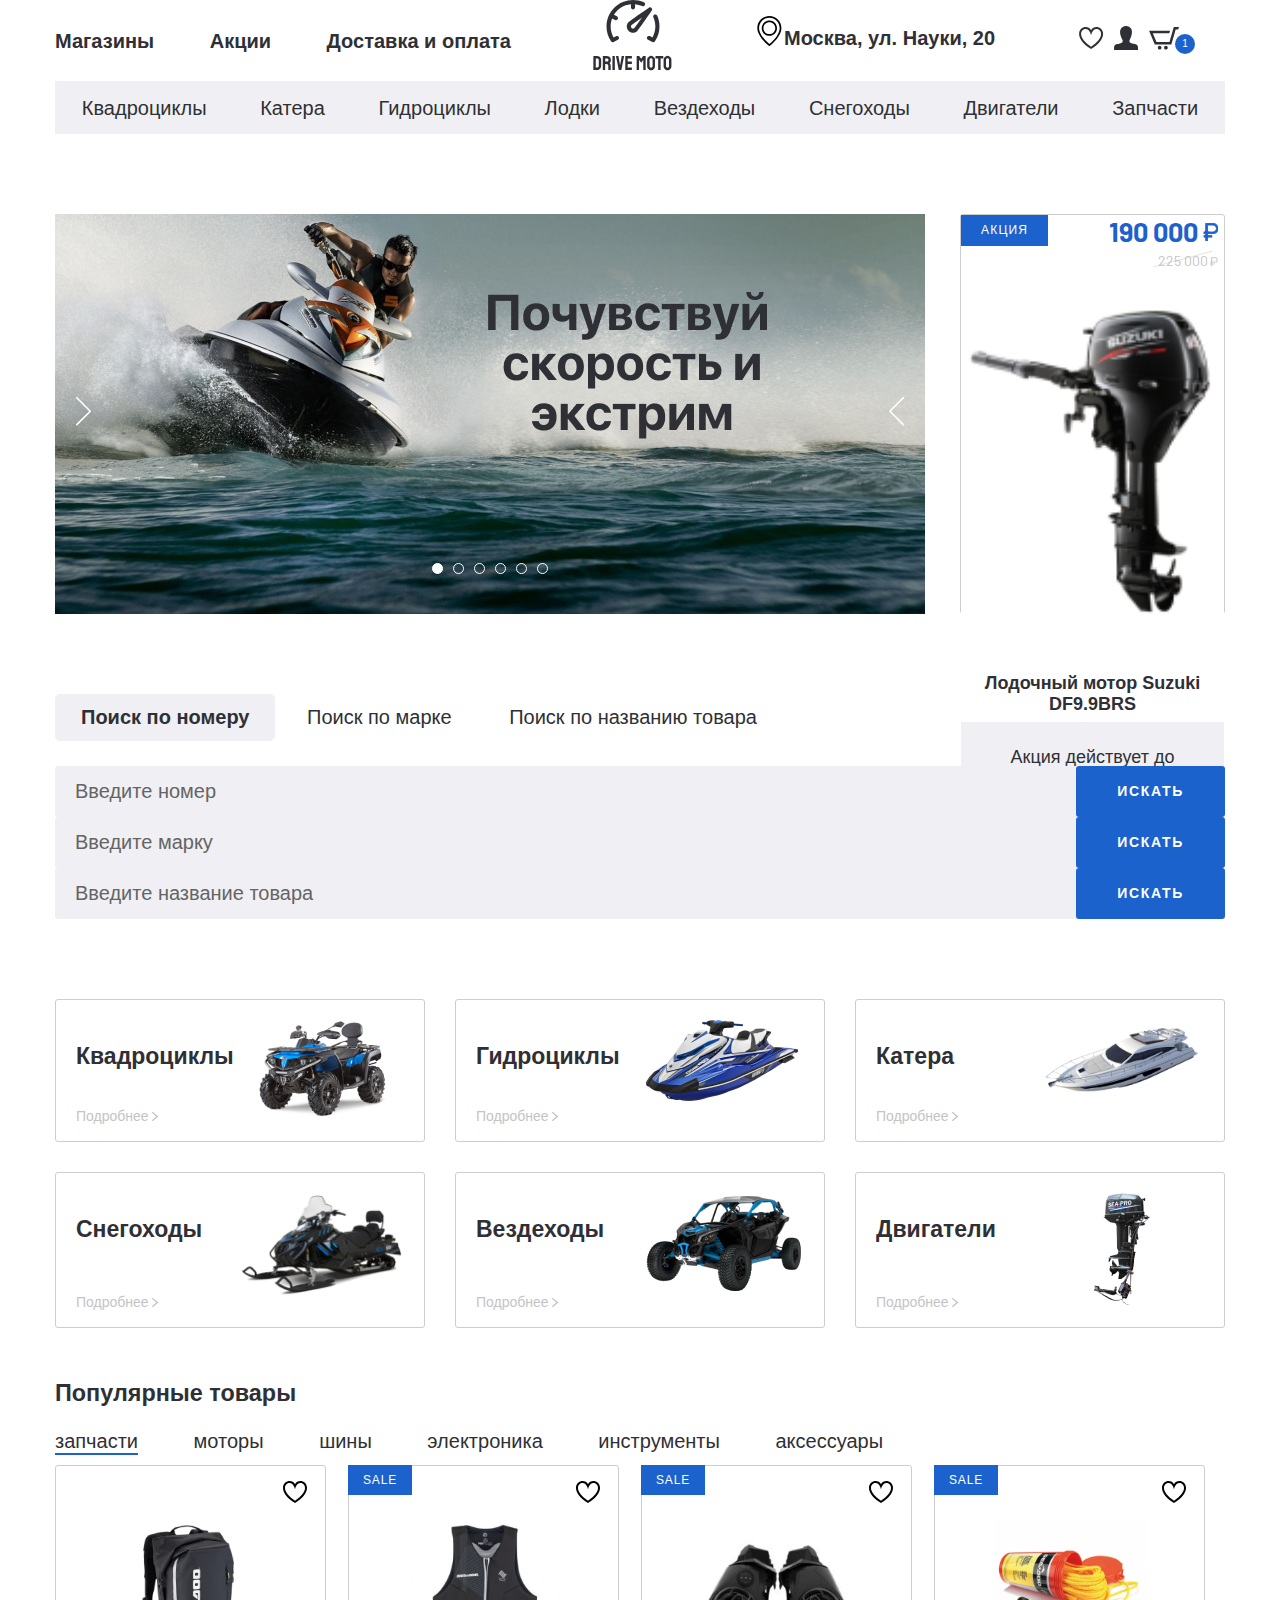
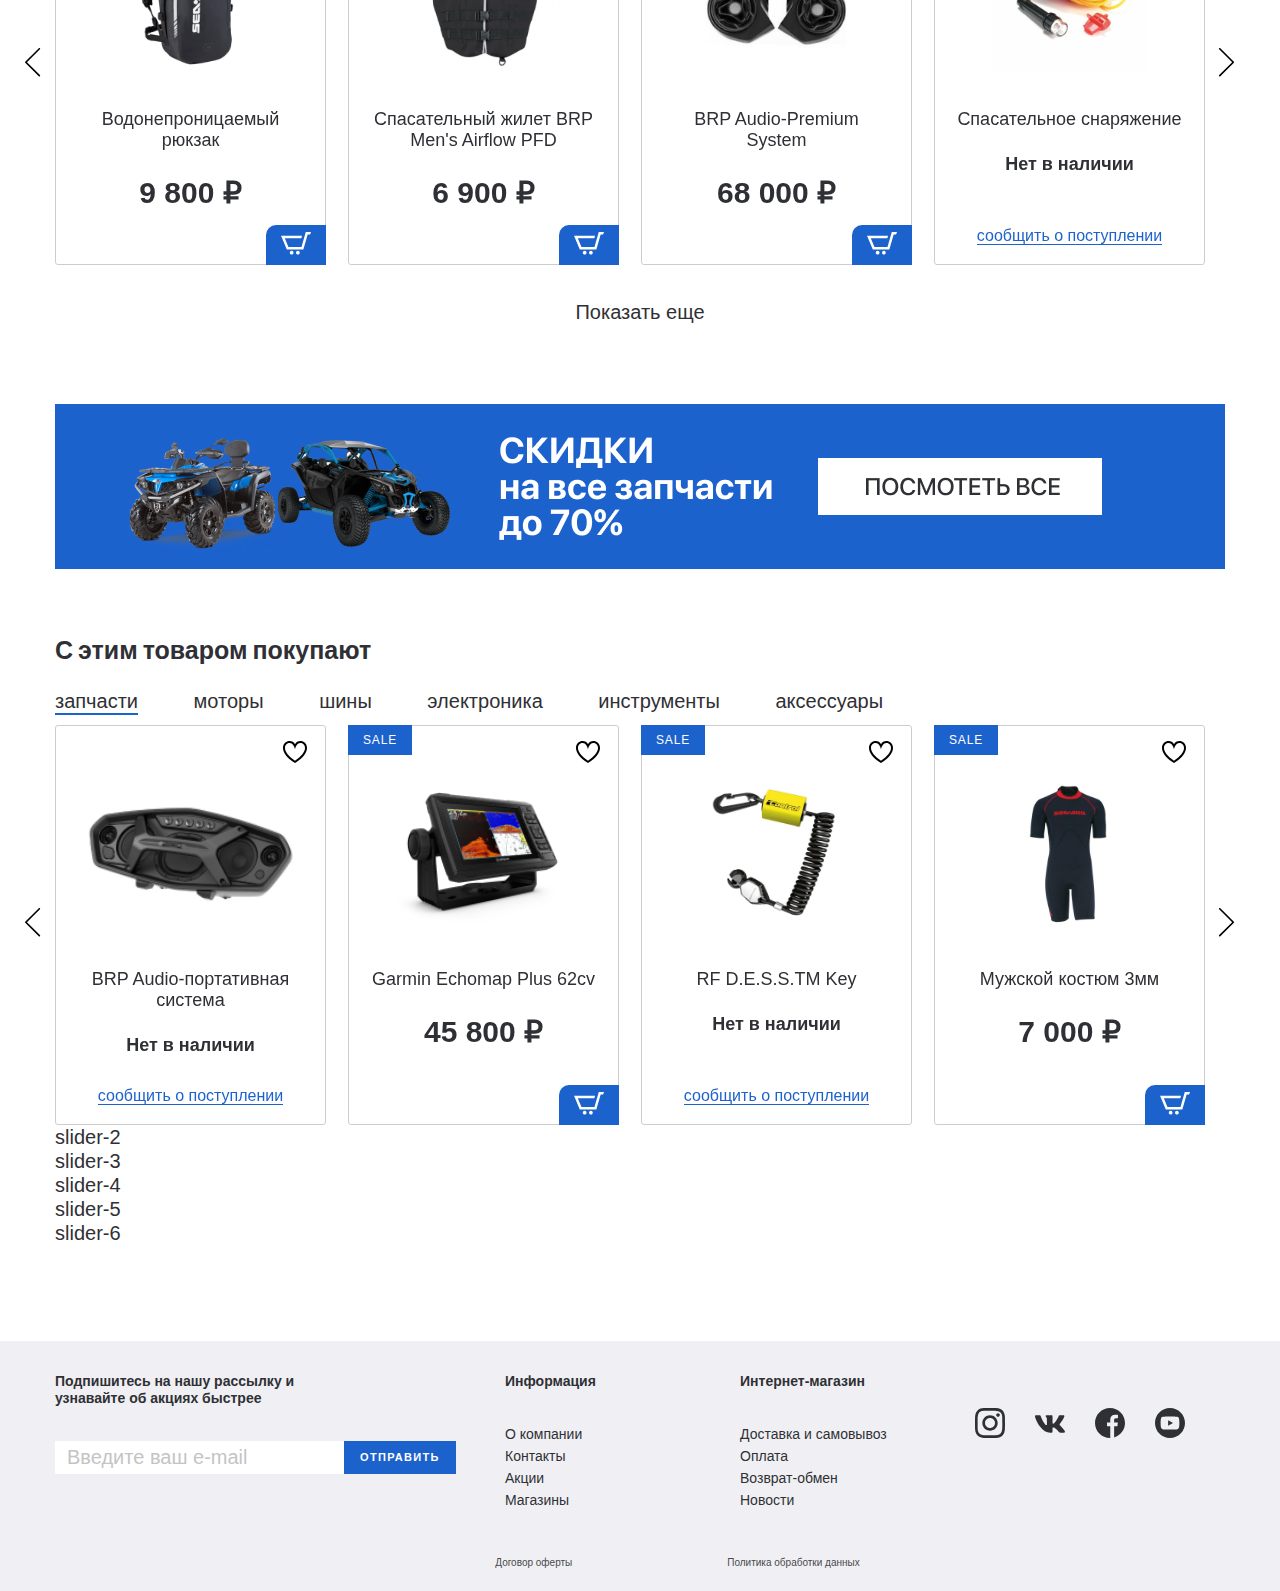
<file: index.html>
<!DOCTYPE html>
<html lang="ru">

<head>
    <meta charset="UTF-8">
    <meta name="viewport" content="width=device-width, initial-scale=1.0">
    <script src="https://ajax.googleapis.com/ajax/libs/jquery/3.3.1/jquery.min.js"></script>
    <link href="https://fonts.googleapis.com/css2?family=Barlow:wght@400;700&display=swap" rel="stylesheet">
    <link rel="stylesheet" href="css/slick.css">
    <link rel="stylesheet" href="css/fonts.css">
    <link rel="stylesheet" href="css/ion.rangeSlider.min.css">
    <link rel="stylesheet" href="css/jquery.formstyler.theme.css">
    <link rel="stylesheet" href="css/jquery.rateyo.min.css">
    <link rel="stylesheet" href="css/jquery.formstyler.css">
    <link rel="stylesheet" href="css/normalize.css">
    <link rel="stylesheet" href="css/style.css">
    <title>DriveMoto</title>
</head>

<body>
    <header class="header">
        <div class="header__header-top">
            <div class="container">
                <div class="header-top__wrap">
                    <nav class="menu">
                        <ul class="menu__list">
                            <li class="menu__item">
                                <a class="menu__link" href="./catalog.html" target="-blank">Магазины</a>
                            </li>

                            <li class="menu__item">
                                <a class="menu__link" href="#">Акции</a>
                            </li>

                            <li class="menu__item">
                                <a class="menu__link" href="#">Доставка и оплата</a>
                            </li>
                        </ul>
                    </nav>
                    <a class="logo" href="#"><img class="logo__img" src="images/logo.svg" alt=""></a>
                    <div class="header__item-box">
                        <p class="header__adress">Москва, ул. Науки, 20</p>
                        <ul class="user-list">
                            <li class="user-list__item">
                                <a class="user-list__link" href="#"><img src="images/heart.svg" alt=""></a>
                            </li>
                            <li class="user-list__item">
                                <a class="user-list__link" href="#"><img src="images/user.svg" alt=""></a>
                            </li>
                            <li class="user-list__item">
                                <a class="user-list__link basket" href="#"><img src="images/basket.svg" alt=""></a>
                            </li>
                            <!-- <text class="basket-num">1</text> -->
                        </ul>
                        <div class="basket-num">1</div>
                    </div>
                </div>
            </div>
        </div>
        <div class="header__header-bottom">
            <div class="container">
                <div class="header-bottom__wrap">
                    <ul class="menu-categories">
                        <li class="menu-categories__item">
                            <a class="menu-categories__link" href="#">Квадроциклы</a></li>
                        <li class="menu-categories__item">
                            <a class="menu-categories__link" href="./product-page.html" target="_blank">Катера</a></li>
                        <li class="menu-categories__item">
                            <a class="menu-categories__link" href="./catalog.html" target="_blank">Гидроциклы</a></li>
                        <li class="menu-categories__item">
                            <a class="menu-categories__link" href="#">Лодки</a></li>
                        <li class="menu-categories__item">
                            <a class="menu-categories__link" href="#">Вездеходы</a></li>
                        <li class="menu-categories__item">
                            <a class="menu-categories__link" href="#">Снегоходы</a></li>
                        <li class="menu-categories__item">
                            <a class="menu-categories__link" href="#">Двигатели</a></li>
                        <li class="menu-categories__item">
                            <a class="menu-categories__link" href="#">Запчасти</a></li>
                    </ul>
                </div>
            </div>
        </div>
    </header>
    <section class="banner-section page-section">
        <div class="container">
            <div class="banner-section__inner">
                <div class="banner-section__slider">
                    <a class="banner-section__slider-item" href="#">
                        <img class="banner-section__slider-img" src="images/main-baner.png" alt="#">
                    </a>
                    <a class="banner-section__slider-item" href="#">
                        <img class="banner-section__slider-img" src="images/main-baner.png" alt="#">
                    </a>
                    <a class="banner-section__slider-item" href="#">
                        <img class="banner-section__slider-img" src="images/main-baner.png" alt="#">
                    </a>
                    <a class="banner-section__slider-item" href="#">
                        <img class="banner-section__slider-img" src="images/main-baner.png" alt="#">
                    </a>
                    <a class="banner-section__slider-item" href="#">
                        <img class="banner-section__slider-img" src="images/main-baner.png" alt="#">
                    </a>
                    <a class="banner-section__slider-item" href="#">
                        <img class="banner-section__slider-img" src="images/main-baner.png" alt="#">
                    </a>
                </div>
                <a class="banner-section__item sale-item" href="#">
                    <div class="sale-item__top">
                        <p class="sale-item__info">акция</p>
                        <div class="sale-item__price">
                            <div class="price sale-item__price-new">190 000</div>
                            <div class="price sale-item__price-old">225 000</div>
                        </div>
                    </div>
                    <img class="sale-item__img" src="images/motor.png" alt="#">
                    <h5 class="sale-item__title">Лодочный мотор Suzuki DF9.9BRS
                    </h5>
                    <div class="sale-item__footer">Акция действует до
                        <span>31.08.2020</span>
                    </div>
                </a>
            </div>
        </div>
    </section>
    <div class="serch page-section">
        <div class="container">
            <div class="serch__inner">
                <div class="serch__tabs">
                    <a class="tab serch__tabs-item tab--active" href="#tab-1">Поиск по номеру</a>
                    <a class="tab serch__tabs-item" href="#tab-2">Поиск по марке</a>
                    <a class="tab serch__tabs-item" href="#tab-3">Поиск по названию товара</a>
                </div>
                <div class="serch__content">
                    <div id="tab-1" class="tabs__content serch__content-item tabs__content--active">
                        <form class="serch__content-form">
                            <input type="text" class="serch__content-input" placeholder="Введите номер">
                            <button type="submit" class="serch__content-btn">искать</button>
                        </form>
                    </div>
                    <div id="tab-2" class="tabs__content serch__content-item">
                        <form class="serch__content-form">
                            <input type="text" class="serch__content-input" placeholder="Введите марку">
                            <button type="submit" class="serch__content-btn">искать</button>
                        </form>
                    </div>
                    <div id="tab-3" class="tabs__content serch__content-item">
                        <form class="serch__content-form">
                            <input type="text" class="serch__content-input" placeholder="Введите название товара">
                            <button type="submit" class="serch__content-btn">искать</button>
                        </form>
                    </div>
                </div>
            </div>
        </div>
    </div>
    <section class="categories page-sction">
        <div class="container">
            <div class="categories__inner">
                <a class="categories__item" href="#">
                    <div class="categories__item-info">
                        <h4 class="categories__item-title">Квадроциклы</h4>
                        <p class="categories__item-text">Подробнее</p>
                    </div>
                    <div class="categories__item-img">
                        <img src="images/quadro.png" alt="">
                    </div>
                </a>
                <a class="categories__item" href="#">
                    <div class="categories__item-info">
                        <h4 class="categories__item-title">Гидроциклы</h4>
                        <p class="categories__item-text">Подробнее</p>
                    </div>
                    <div class="categories__item-img">
                        <img src="images/gidro.png" alt="">
                    </div>
                </a>
                <a class="categories__item" href="#">
                    <div class="categories__item-info">
                        <h4 class="categories__item-title">Катера</h4>
                        <p class="categories__item-text">Подробнее</p>
                    </div>
                    <div class="categories__item-img">
                        <img src="images/boat.png" alt="">
                    </div>
                </a>
                <a class="categories__item" href="#">
                    <div class="categories__item-info">
                        <h4 class="categories__item-title">Снегоходы</h4>
                        <p class="categories__item-text">Подробнее</p>
                    </div>
                    <div class="categories__item-img">
                        <img src="images/snow.png" alt="">
                    </div>
                </a>
                <a class="categories__item" href="#">
                    <div class="categories__item-info">
                        <h4 class="categories__item-title">Вездеходы</h4>
                        <p class="categories__item-text">Подробнее</p>
                    </div>
                    <div class="categories__item-img">
                        <img src="images/jeep.png" alt="">
                    </div>
                </a>
                <a class="categories__item" href="#">
                    <div class="categories__item-info">
                        <h4 class="categories__item-title">Двигатели</h4>
                        <p class="categories__item-text">Подробнее</p>
                    </div>
                    <div class="categories__item-img">
                        <img src="images/motor1.jpg" alt="">
                    </div>
                </a>
            </div>
        </div>
    </section>
   
        <section class="products page-setions">
            <div class="container">
                <div class="products__inner">
                    <h3 class="product__title">Популярные товары</h3>
                    <div class="tabs-wrapper">
                        <div class="tabs products__tabs">
                            <a class="tab  products__tab tab--active" href="#product-tab-1">запчасти</a>
                            <a class="tab  products__tab" href="#product-tab-2">моторы</a>
                            <a class="tab  products__tab" href="#product-tab-3">шины</a>
                            <a class="tab  products__tab" href="#product-tab-4">электроника</a>
                            <a class="tab  products__tab" href="#product-tab-5">инструменты</a>
                            <a class="tab  products__tab" href="#product-tab-6">аксессуары </a>
                        </div>
                        <div class="tabs-container products__container">
                            <div id="product-tab-1" class="tabs-content products__content tabs-content--active">
                                <div class="product-slider">

                                    <div class="product-slider__item">
                <div class="product-item__wrapper">
                    <button class="product-item__favorite"></button>
                    <div class="product-item__basket">
                        <img src="images/basket-white.svg" alt="">
                    </div>
                    <a class="product-item__notify-link" href="#"><span>сообщить о поступлении</span></a>
                    <a class="product-item" href="#">
                        <p class="product-item__hover-text">посмотреть товар</p>
                        <div class="product-item__img-img">
                            <img class="product-item__img" src="images/product-1.png" alt="">
                        </div>
                        <div class="product-item__desctiption">
                            <h4 class="product-item__title">Водонепроницаемый рюкзак</h4>
                            <p class="product-item__price">9 800 ₽</p>
                            <p class="product-item__notify-text">Нет в наличии</p>
                        </div>
                    </a>
                </div>
            </div>

            <div class="product-slider__item">
                <div class="product-item__wrapper">
                    <button class="product-item__favorite"></button>
                    <div class="product-item__basket">
                        <img src="images/basket-white.svg" alt="">
                    </div>
                    <a class="product-item__notify-link" href="#"><span>сообщить о поступлении</span></a>
                    <a class="product-item product-item--sale" href="#">
                        <p class="product-item__hover-text">посмотреть товар</p>
                        <div class="product-item__img-img">
                            <img class="product-item__img" src="images/product-2.png" alt="">
                        </div>
                        <div class="product-item__desctiption">
                            <h4 class="product-item__title">Спасательный жилет BRP Men's Airflow PFD</h4>
                            <p class="product-item__price">6 900 ₽</p>
                            <p class="product-item__notify-text">Нет в наличии</p>
                        </div>
                    </a>
                </div>
            </div>
                                    <div class="product-slider__item">
                <div class="product-item__wrapper">
                    <button class="product-item__favorite"></button>
                    <div class="product-item__basket">
                        <img src="images/basket-white.svg" alt="">
                    </div>
                    <a class="product-item__notify-link" href="#"><span>сообщить о поступлении</span></a>
                    <a class="product-item product-item--sale" href="#">
                        <p class="product-item__hover-text">посмотреть товар</p>
                        <div class="product-item__img-img">
                            <img class="product-item__img" src="images/product-3.png" alt="">
                        </div>
                        <div class="product-item__desctiption">
                            <h4 class="product-item__title">BRP Audio-Premium System</h4>
                            <p class="product-item__price">68 000 ₽</p>
                            <p class="product-item__notify-text">Нет в наличии</p>
                        </div>
                    </a>
                </div>
            </div>

                                   
            <div class="product-slider__item">
                <div class="product-item__wrapper product-item__not-available">
                    <button class="product-item__favorite"></button>
                    <div class="product-item__basket">
                        <img src="images/basket-white.svg" alt="">
                    </div>
                    <a class="product-item__notify-link" href="#"><span>сообщить о поступлении</span></a>
                    <a class="product-item product-item--sale" href="#">
                        <p class="product-item__hover-text">посмотреть товар</p>
                        <div class="product-item__img-img">
                            <img class="product-item__img" src="images/product-4.png" alt="">
                        </div>
                        <div class="product-item__desctiption">
                            <h4 class="product-item__title">Спасательное снаряжение</h4>
                            <p class="product-item__price">6 900 ₽</p>
                            <p class="product-item__notify-text">Нет в наличии</p>
                        </div>
                    </a>
                </div>
            </div>


 <div class="product-slider__item">
                <div class="product-item__wrapper">
                    <button class="product-item__favorite"></button>
                    <div class="product-item__basket">
                        <img src="images/basket-white.svg" alt="">
                    </div>
                    <a class="product-item__notify-link" href="#"><span>сообщить о поступлении</span></a>
                    <a class="product-item" href="#">
                        <p class="product-item__hover-text">посмотреть товар</p>
                        <div class="product-item__img-img">
                            <img class="product-item__img" src="images/product-1.png" alt="">
                        </div>
                        <div class="product-item__desctiption">
                            <h4 class="product-item__title">Водонепроницаемый рюкзак</h4>
                            <p class="product-item__price">9 800 ₽</p>
                            <p class="product-item__notify-text">Нет в наличии</p>
                        </div>
                    </a>
                </div>
            </div>
					 <div class="product-slider__item">
                <div class="product-item__wrapper">
                    <button class="product-item__favorite"></button>
                    <div class="product-item__basket">
                        <img src="images/basket-white.svg" alt="">
                    </div>
                    <a class="product-item__notify-link" href="#"><span>сообщить о поступлении</span></a>
                    <a class="product-item" href="#">
                        <p class="product-item__hover-text">посмотреть товар</p>
                        <div class="product-item__img-img">
                            <img class="product-item__img" src="images/product-1.png" alt="">
                        </div>
                        <div class="product-item__desctiption">
                            <h4 class="product-item__title">Водонепроницаемый рюкзак</h4>
                            <p class="product-item__price">9 800 ₽</p>
                            <p class="product-item__notify-text">Нет в наличии</p>
                        </div>
                    </a>
                </div>
            </div>
        </div>

                                </div>
                            </div>
                            <div id="product-tab-2" class="tabs-content products__content" style="font-size:40px; text-align:center;">Здесь должен быть второй слайдер</div>
                            <div id="product-tab-3" class="tabs-content products__content" style="font-size:40px; text-align:center;">Здесь должен быть третий слайдер</div>
                            <div id="product-tab-4" class="tabs-content products__content" style="font-size:40px; text-align:center;">Здесь должен быть четвертый слайдер</div>
                            <div id="product-tab-5" class="tabs-content products__content" style="font-size:40px; text-align:center;">Здесь должен быть пятый слайдер</div>
                            <div id="product-tab-6" class="tabs-content products__content" style="font-size:40px; text-align:center;">Здесь должен быть шестой слайдер</div>
                        </div>
                    </div>
                    <div class="product__more">
                        <a class="product__item-more" href="#">Показать еще</a>
                    </div>
                </div>
            </div>
        </section>
    <div class="banner">
        <div class="container">
            <a href=""><img src="images/banner.jpg" alt=""></a>
        </div>
    </div>
    <section class="products">
        <div class="container">
            <div class="product__inner">
                <h3 class="product-title">С этим товаром покупают</h3>
                <div class="tabs__wrapper">
                    <div class="tabs products__tabs">
                        <a class="tab products__tab tab--active" href="#product-1-tab-1">запчасти</a>
                        <a class="tab products__tab" href="#product-1-tab-2">моторы</a>
                        <a class="tab products__tab" href="#product-1-tab-3">шины</a>
                        <a class="tab products__tab" href="#product-1-tab-4">электроника</a>
                        <a class="tab products__tab" href="#product-1-tab-5">инструменты</a>
                        <a class="tab products__tab" href="#product-1-tab-6">аксессуары</a>
                    </div>
                    <div class="tabs__container products__container">
                        <div id="product-1-tab-1" class="tabs__content product__content tabs__content--active">
                            <div class="product-slider">
                                <div class="product-slider__item">
                                    <div class="product-item__wrapper product-item__not-available">
                                        <button class="product-item__favorite"></button>
                                        <div class="product-item__basket">
											<img src="images/basket-white.svg" alt="">
										</div>
                                        <a class="product-item__notify-link" href="#"><span>сообщить о поступлении</span></a>
                                        <a class="product-item" href="#">
                                            <p class="product-item__hover-text">посмотреть товар</p>
                                            <div class="product-item__img-img">
                                                <img class="product-item__img" src="images/product-5.png" alt="">
                                            </div>
                                            <div class="product-item__desctiption">
                                                <h4 class="product-item__title">BRP Audio-портативная система</h4>
                                                <p class="product-item__price">9 800 ₽</p>
                                                <p class="product-item__notify-text">Нет в наличии</p>
                                            </div>
                                        </a>
                                    </div>
                                </div>

                                <div class="product-slider__item">
                                    <div class="product-item__wrapper">
                                        <button class="product-item__favorite"></button>
                                        <div class="product-item__basket">
											<img src="images/basket-white.svg" alt="">
										</div>
                                        <a class="product-item__notify-link" href="#"><span>сообщить о поступлении</span></a>
                                        <a class="product-item product-item--sale" href="#">
                                            <p class="product-item__hover-text">посмотреть товар</p>
                                            <div class="product-item__img-img">
                                                <img class="product-item__img" src="images/product-6.png" alt="">
                                            </div>
                                            <div class="product-item__desctiption">
                                                <h4 class="product-item__title">Garmin Echomap Plus 62cv</h4>
                                                 <p class="product-item__price">45 800 ₽</p>
                                                <p class="product-item__notify-text">Нет в наличии</p>
                                            </div>
                                        </a>
                                    </div>
                                </div>

                                <div class="product-slider__item">
                                    <div class="product-item__wrapper product-item__not-available">
                                        <button class="product-item__favorite"></button>
                                        <div class="product-item__basket">
											<img src="images/basket-white.svg" alt="">
										</div>
                                        <a class="product-item__notify-link" href="#"><span>сообщить о поступлении</span></a>
                                        <a class="product-item product-item--sale" href="#">
                                            <p class="product-item__hover-text">посмотреть товар</p>
                                            <div class="product-item__img-img">
                                                <img class="product-item__img" src="images/product-7.png" alt="">
                                            </div>
                                            <div class="product-item__desctiption">
                                                <h4 class="product-item__title">RF D.E.S.S.TM Key</h4>
                                                <p class="product-item__price">68 000 ₽</p>
                                                <p class="product-item__notify-text">Нет в наличии</p>
                                            </div>
                                        </a>
                                    </div>
                                </div>

                                <div class="product-slider__item">
                                    <div class="product-item__wrapper">
                                        <button class="product-item__favorite"></button>
                                        <div class="product-item__basket">
											<img src="images/basket-white.svg" alt="">
										</div>
                                        <a class="product-item__notify-link" href="#"><span>сообщить о поступлении</span></a>
                                        <a class="product-item product-item--sale" href="#">
                                            <p class="product-item__hover-text">посмотреть товар</p>
                                            <div class="product-item__img-img">
                                                <img class="product-item__img" src="images/product-8.png" alt="">
                                            </div>
                                            <div class="product-item__desctiption">
                                                <h4 class="product-item__title">Мужской костюм 3мм</h4>
                                                <p class="product-item__price">7 000 ₽</p>
                                                <p class="product-item__notify-text">Нет в наличии</p>
                                            </div>
                                        </a>
                                    </div>
                                </div>


                                <div class="product-slider__item">
                                    <div class="product-item__wrapper">
                                        <button class="product-item__favorite"></button>
                                        <div class="product-item__basket">
											<img src="images/basket-white.svg" alt="">
										</div>
                                        <a class="product-item__notify-link" href="#"><span>сообщить о поступлении</span></a>
                                        <a class="product-item" href="#">
                                            <p class="product-item__hover-text">посмотреть товар</p>
                                            <div class="product-item__img-img">
                                                <img class="product-item__img" src="images/product-5.png" alt="">
                                            </div>
                                            <div class="product-item__desctiption">
                                                <h4 class="product-item__title">BRP Audio-портативная система</h4>
                                                <p class="product-item__price">9 800 ₽</p>
                                                <p class="product-item__notify-text">Нет в наличии</p>
                                            </div>
                                        </a>
                                    </div>
                                </div>

                                <div class="product-slider__item">
                                    <div class="product-item__wrapper">
                                        <button class="product-item__favorite"></button>
                                        <div class="product-item__basket">
											<img src="images/basket-white.svg" alt="">
										</div>
                                        <a class="product-item__notify-link" href="#"><span>сообщить о поступлении</span></a>
                                        <a class="product-item" href="#">
                                            <p class="product-item__hover-text">посмотреть товар</p>
                                            <div class="product-item__img-img">
                                                <img class="product-item__img" src="images/product-6.png" alt="">
                                            </div>
                                            <div class="product-item__desctiption">
                                                <h4 class="product-item__title">Garmin Echomap Plus 62cv</h4>
                                                <p class="product-item__price">45 800 ₽</p>
                                                <p class="product-item__notify-text">Нет в наличии</p>
                                            </div>
                                        </a>
                                    </div>
                                </div>
                            </div>


                            <div id="product-1-tab-2" class="tabs-content product__content">slider-2</div>
                            <div id="product-1-tab-3" class="tabs-content product__content">slider-3</div>
                            <div id="product-1-tab-4" class="tabs-content product__content">slider-4</div>
                            <div id="product-1-tab-5" class="tabs-content product__content">slider-5</div>
                            <div id="product-1-tab-6" class="tabs-content product__content">slider-6</div>

                        </div>
                    </div>                    
                </div>
            </div>
        </div>
    </section>


    <footer class="footer">
        <div class="container">
            <div class="footer__top">
                <div class="footer__top-inner">
                    <div class="footer__top-item footer__top-newslatter">
                        <h6 class="footer__top-title">Подпишитесь на нашу рассылку 
                            и узнавайте об акциях быстрее</h6>
                         <form class="footer__form">
                            <input class="footer__form-input" type="text" placeholder="Введите ваш e-mail">
                            <button class="footer__form-btn" type="submit">отправить</button>
                        </form>
                </div>
                    <div class="footer__top-item">
                        <h6 class="footer__top-title">Информация</h6>
                        <ul class="footer-list">
                            <li class="footer-list__item"><a href="#">О компании</a></li>
                            <li class="footer-list__item"><a href="#">Контакты</a></li>
                            <li class="footer-list__item"><a href="#">Акции</a></li>
                            <li class="footer-list__item"><a href="#">Магазины</a></li>
                        </ul>  
                    </div>
                    <div class="footer__top-item">
                        <h6 class="footer__top-title">Интернет-магазин</h6>
                        <ul class="footer-list">
                            <li class="footer-list__item"><a href="#">Доставка и самовывоз</a></li>
                            <li class="footer-list__item"><a href="#">Оплата</a></li>
                            <li class="footer-list__item"><a href="#">Возврат-обмен</a></li>
                            <li class="footer-list__item"><a href="#">Новости</a></li>
                        </ul>
                    </div>
                    <div class="footer__top-item footer__top-social">
                        <ul class="social-list">
                            <li class="social-item">
                                <a href="#"><img src="images/instagram.svg" alt=""></a>
                            </li>
                            <li class="social-item">
                                <a href="#"><img src="images/vkontakte.svg" alt=""></a>
                            </li>
                            <li class="social-item">
                                <a href="#"><img src="images/fasebook.svg" alt=""></a>
                            </li>
                            <li class="social-item">
                                <a href="#"><img src="images/youtube-1.svg" alt=""></a>
                            </li>
                        </ul>
                    </div>
                </div>
            </div>
            <div class="footer__bottom">
                <a class="footer__bottom-link" href="#">Договор оферты</a>
                <a class="footer__bottom-link" href="#">Политика обработки данных</a>
            </div>
        </div>
    </footer>

    
    <script src="js/slick.min.js"></script>
    <script src="js/ion.rangeSlider.min.js"></script>
    <script src="js/jquery.formstyler.min.js"></script>
    <script src="js/jquery.rateyo.min.js"></script>
    <script src="js/script.js"></script>
</body>

</html>
<!-- 
<div class="tabs__wrapper">
	<div class="tabs">
		<a class="tab tab--active" href="#"></a>
	</div>
	<div class="tabs__container">
		<div class="tabs__content"></div>
	</div>
</div> -->
</file>
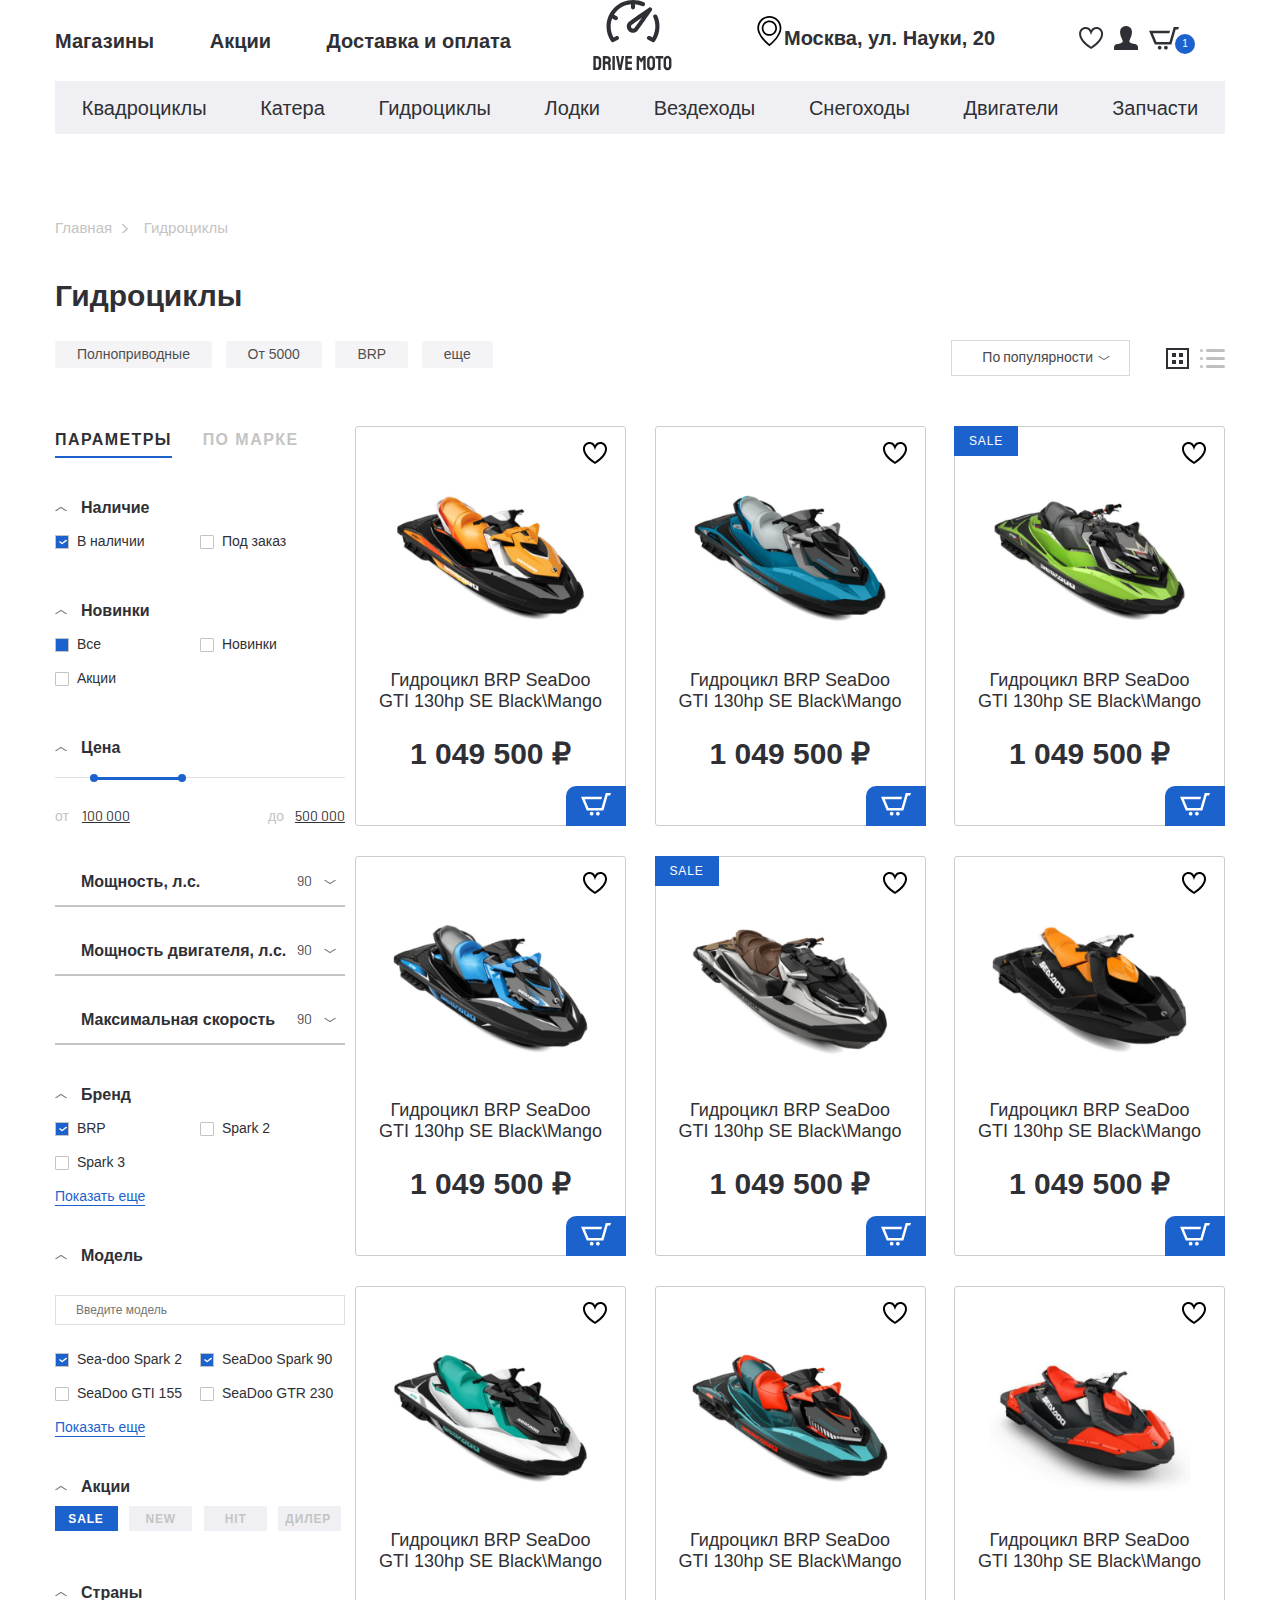
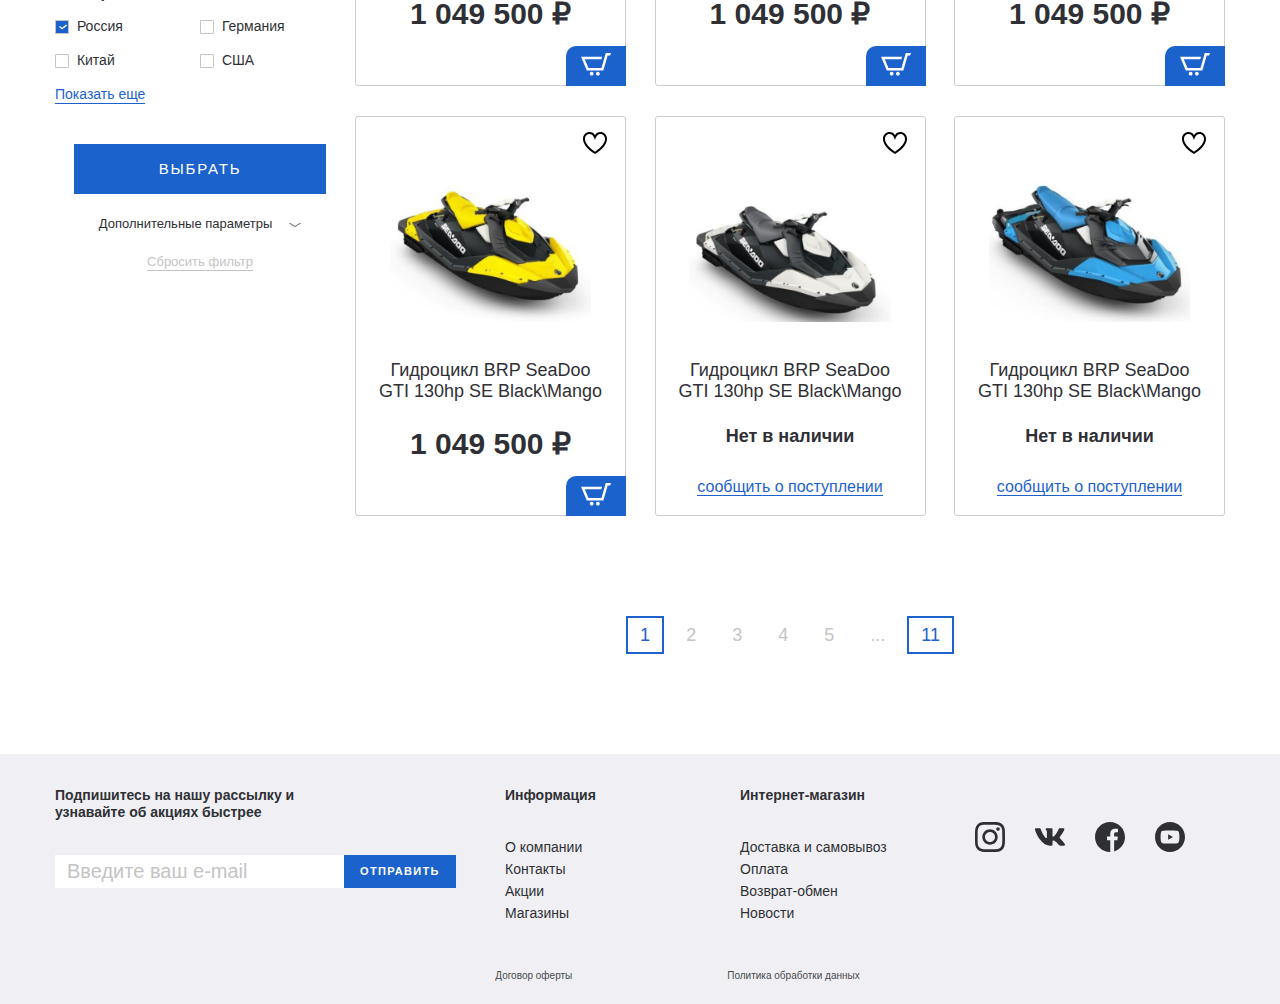
<file: catalog.html>
<!DOCTYPE html>
<html lang="ru">

<head>
    <meta charset="UTF-8">
    <meta name="viewport" content="width=device-width, initial-scale=1.0">
    <script src="https://ajax.googleapis.com/ajax/libs/jquery/3.3.1/jquery.min.js"></script>
    <link href="https://fonts.googleapis.com/css2?family=Barlow:wght@400;700&display=swap" rel="stylesheet">
    <link rel="stylesheet" href="css/slick.css">
    <link rel="stylesheet" href="css/fonts.css">
    <link rel="stylesheet" href="css/ion.rangeSlider.min.css">
    <link rel="stylesheet" href="css/jquery.formstyler.theme.css">
    <link rel="stylesheet" href="css/jquery.rateyo.min.css">
    <link rel="stylesheet" href="css/jquery.formstyler.css">
    <link rel="stylesheet" href="css/normalize.css">
    <link rel="stylesheet" href="css/style.css">

    <title>Catalog</title>
</head>

<body>
    <header class="header">
        <div class="header__header-top">
            <div class="container">
                <div class="header-top__wrap">
                    <nav class="menu">
                        <ul class="menu__list">
                            <li class="menu__item">
                                <a class="menu__link" href="#">Магазины</a>
                            </li>

                            <li class="menu__item">
                                <a class="menu__link" href="#">Акции</a>
                            </li>

                            <li class="menu__item">
                                <a class="menu__link" href="#">Доставка и оплата</a>
                            </li>
                        </ul>
                    </nav>
                    <a class="logo" href="./index.html"><img class="logo__img" src="images/logo.svg" alt=""></a>
                    <div class="header__item-box">
                        <p class="header__adress">Москва, ул. Науки, 20</p>
                        <ul class="user-list">
                            <li class="user-list__item">
                                <a class="user-list__link" href="#"><img src="images/heart.svg" alt=""></a>
                            </li>
                            <li class="user-list__item">
                                <a class="user-list__link" href="#"><img src="images/user.svg" alt=""></a>
                            </li>
                            <li class="user-list__item">
                                <a class="user-list__link basket" href="#"><img src="images/basket.svg" alt=""></a>
                            </li>
                            <!-- <text class="basket-num">1</text> -->
                        </ul>
                        <div class="basket-num">1</div>
                    </div>
                </div>
            </div>
        </div>
        <div class="header__header-bottom">
            <div class="container">
                <div class="header-bottom__wrap">
                    <ul class="menu-categories">
                        <li class="menu-categories__item">
                            <a class="menu-categories__link" href="#">Квадроциклы</a></li>
                        <li class="menu-categories__item">
                            <a class="menu-categories__link" href="#">Катера</a></li>
                        <li class="menu-categories__item">
                            <a class="menu-categories__link" href="#">Гидроциклы</a></li>
                        <li class="menu-categories__item">
                            <a class="menu-categories__link" href="#">Лодки</a></li>
                        <li class="menu-categories__item">
                            <a class="menu-categories__link" href="#">Вездеходы</a></li>
                        <li class="menu-categories__item">
                            <a class="menu-categories__link" href="#">Снегоходы</a></li>
                        <li class="menu-categories__item">
                            <a class="menu-categories__link" href="#">Двигатели</a></li>
                        <li class="menu-categories__item">
                            <a class="menu-categories__link" href="#">Запчасти</a></li>
                    </ul>
                </div>
            </div>
        </div>
    </header>

<div class="breadcrumbs">
    <div class="container">
        <ul class="breadcrumbs__list">
            <li class="breadcrumbs__list-item">
                <a href="#">
                    Главная
                </a>
            </li>
            <li class="breadcrumbs__list-item">
                <a href="#">
                    Гидроциклы
                </a>
            </li>
        </ul>
    </div>
</div>
<section class="catalog">
    <div class="container">
        <h2 class="catalog__title">Гидроциклы</h2>
        <div class="catalog__filter">
            <div class="catalog__filter-items">
                <button>Полноприводные</button>
                <button>От 5000</button>
                <button>BRP</button>
                <button>еще</button>
            </div>
            <div class="catalog__filter-btn">
                <select class="filter-style select-item">
                    <option>По популярности</option>
                    <option>По цене</option>
                    <option>3</option>
                </select>
                <button class="catalog__filter-btngrid catalog__filter-button catalog__filter-button--active">
                    <svg width="23" height="21" viewBox="0 0 23 21" fill="none" xmlns="http://www.w3.org/2000/svg">
                        <rect x="1" y="1" width="21" height="19" stroke="#2F3035" stroke-width="2"/>
                        <rect x="7" y="6" width="2" height="2" fill="#2F3035" stroke="#2F3035" stroke-width="2"/>
                        <rect x="7" y="13" width="2" height="2" fill="#2F3035" stroke="#2F3035" stroke-width="2"/>
                        <rect x="14" y="6" width="2" height="2" fill="#2F3035" stroke="#2F3035" stroke-width="2"/>
                        <rect x="14" y="13" width="2" height="2" fill="#2F3035" stroke="#2F3035" stroke-width="2"/>
                    </svg>
                        
                </button>
                <button class="catalog__filter-btnline catalog__filter-button">
                    <svg width="25" height="19" viewBox="0 0 25 19" fill="none" xmlns="http://www.w3.org/2000/svg">
                        <g opacity="1">
                        <rect x="6" width="19" height="3" rx="1.5" fill="#2F3035"/>
                        <rect x="6" y="8" width="19" height="3" rx="1.5" fill="#2F3035"/>
                        <rect x="6" y="16" width="19" height="3" rx="1.5" fill="#2F3035"/>
                        <rect width="3" height="3" rx="1.5" fill="#2F3035"/>
                        <rect y="8" width="3" height="3" rx="1.5" fill="#2F3035"/>
                        <rect y="16" width="3" height="3" rx="1.5" fill="#2F3035"/>
                        </g>
                    </svg>
                </button>
            </div>
        </div>
        <div class="catalog__inner">
            <aside class="catalog__inner-aside aside-filter">
                <div class="tabs__wrapper">
                    <div class="tabs aside-filter__tabs">
                        <a class="tab aside-filter__tab tab--active" href="#">
                           <span>Параметры</span>
                        </a>
                        <a class="tab aside-filter__tab" href="#">
                           <span>по марке</span>                      
                        </a>
                    </div>
                    <div class="tabs__container">
                        <div class="tabs__content aside-filter__tabs-content tabs-content--active">

                            <form class="aside-filter__form">
                                <ul class="aside-filter__list">
                                    <li class="aside-filter__item-drop">
                                        <p class="aside-filter__item-title filter__item-drop filter__item-drop--active">Наличие</p>
                                        <div class="aside-filter__content aside-filter__content-checkbox">
                                            <div class="aside-filter__content-box">
                                                <label class="aside-filter__content-label">
                                                    <input  class="filter-style" type="checkbox" checked>    
                                                    В наличии
                                                </label>
                                            </div>
                                            <div class="aside-filter__content-box">
                                                <label class="aside-filter__content-label">
                                                    <input  class="filter-style" type="checkbox">
                                                    Под заказ
                                                </label>
                                            </div>
                                        </div>
                                    </li>
                                    <li class="aside-filter__item-drop">
                                        <p class="aside-filter__item-title filter__item-drop filter__item-drop--active">Новинки</p>
                                        <div class="aside-filter__content aside-filter__content-radio">
                                            <div class="aside-filter__content-box">
                                                <label class="aside-filter__content-label">
                                                    <input  class="filter-style" name="radio" type="radio" checked>    
                                                    Все
                                                </label>
                                            </div>
                                            <div class="aside-filter__content-box">
                                                <label class="aside-filter__content-label">
                                                    <input  class="filter-style" name="radio" type="radio">
                                                    Новинки
                                                </label>
                                            </div>
                                            <div class="aside-filter__content-box">
                                                <label class="aside-filter__content-label">
                                                    <input  class="filter-style" name="radio" type="radio">
                                                    Акции
                                                </label>
                                            </div>
                                        </div>
                                    </li>
                                    <li class="aside-filter__item-drop">
                                        <p class="aside-filter__item-title filter__item-drop filter__item-drop--active">Цена</p>
                                        <div class="aside-filter__content">
                                            <input type="text" class="js-range-slider" name="my_range" value=""
                                                data-type="double"
                                                data-min="100000"
                                                data-max="500000"
                                                data-from="150000"
                                                data-to="275000"
                                                data-grid="false"
                                            />
                                        </div>
                                    </li>
                                    
                                    <li class="aside-filter__item-list">
                                        <div class="filter__item-list">
                                            <p class="filter__item-listtitle">Мощность, л.с.</p>
                                            <select class="filter-style filter__item-listselect">
                                                <option>90</option>
                                                <option>130</option>
                                                <option>154</option>
                                                <option>170</option>
                                                <option>210</option>
                                            </select>
                                        </div>
                                        <div class="filter__item-list">
                                            <p class="filter__item-listtitle">Мощность двигателя, л.с.</p>
                                            <select class="filter-style filter__item-listselect">
                                                <option>90</option>
                                                <option>130</option>
                                                <option>154</option>
                                                <option>170</option>
                                                <option>210</option>
                                            </select>
                                        </div>
                                        <div class="filter__item-list">
                                            <p class="filter__item-listtitle">Максимальная скорость</p>
                                            <select class="filter-style filter__item-listselect">
                                                <option>90</option>
                                                <option>130</option>
                                                <option>154</option>
                                                <option>170</option>
                                                <option>210</option>
                                            </select>
                                        </div>
                                    </li>

                                    <li class="aside-filter__item-drop">
                                        <p class="aside-filter__item-title filter__item-drop filter__item-drop--active">Бренд</p>
                                        <div class="aside-filter__content aside-filter__content-checkbox">
                                            <div class="aside-filter__content-box">
                                                <label class="aside-filter__content-label">
                                                    <input  class="filter-style" type="checkbox" checked>    
                                                    BRP
                                                </label>
                                            </div>
                                            <div class="aside-filter__content-box">
                                                <label class="aside-filter__content-label">
                                                    <input  class="filter-style" type="checkbox">
                                                    Spark 2
                                                </label>
                                            </div>
                                            <div class="aside-filter__content-box">
                                                <label class="aside-filter__content-label">
                                                    <input  class="filter-style" type="checkbox">
                                                    Spark 3
                                                </label>
                                            </div>
                                            <div class="filter-more">
                                           		<a class="filter-more__link" href="#">Показать еще</a>
                                        	</div>
                                        </div>
                                    </li>


                                    <li class="aside-filter__item-drop">
                                        <p class="aside-filter__item-title filter__item-drop filter__item-drop--active">Модель</p>
                                        <div class="aside-filter__content aside-filter__content-checkbox">
                                        	<input type="text" class="filter-serch" placeholder="Введите модель">
                                            <div class="aside-filter__content-box">
                                                <label class="aside-filter__content-label">
                                                    <input  class="filter-style" type="checkbox" checked>    
                                                    Sea-doo Spark 2
                                                </label>
                                            </div>
                                            <div class="aside-filter__content-box">
                                                <label class="aside-filter__content-label">
                                                    <input  class="filter-style" type="checkbox" checked>
                                                    SeaDoo Spark 90 
                                                </label>
                                            </div>
                                            <div class="aside-filter__content-box">
                                                <label class="aside-filter__content-label">
                                                    <input  class="filter-style" type="checkbox">
                                                    SeaDoo GTI 155 
                                                </label>
                                            </div>
                                            <div class="aside-filter__content-box">
                                                <label class="aside-filter__content-label">
                                                    <input  class="filter-style" type="checkbox">
                                                    SeaDoo GTR 230 
                                                </label>
                                            </div>
                                            <div class="filter-more">
                                           		<a class="filter-more__link" href="#">Показать еще</a>
                                        	</div>
                                        </div>
                                    </li>


                                    <li class="aside-filter__item-drop btn-checked">
                                        <p class="aside-filter__item-title filter__item-drop filter__item-drop--active">Акции</p>
                                        <div class="aside-filter__content aside-filter__content-checkbox">
                                            <div class="aside-filter__content-box">
                                                <label class="aside-filter__content-label">
                                                    <input  class="filter-style" type="checkbox" checked>    
                                                    <span class="btn-checked__text">SALE</span>
                                                </label>
                                            </div>
                                            <div class="aside-filter__content-box">
                                                <label class="aside-filter__content-label">
                                                    <input  class="filter-style" type="checkbox">
                                                    <span class="btn-checked__text">NEW</span>
                                                </label>
                                            </div>
                                            <div class="aside-filter__content-box">
                                                <label class="aside-filter__content-label">
                                                    <input  class="filter-style" type="checkbox">
                                                    <span class="btn-checked__text">HIT</span>
                                                </label>
                                            </div>
                                            <div class="aside-filter__content-box">
                                                <label class="aside-filter__content-label">
                                                    <input  class="filter-style" type="checkbox">
                                                    <span class="btn-checked__text">ДИЛЕР</span>
                                                </label>
                                            </div>
                                        </div>
                                    </li>


                                    <li class="aside-filter__item-drop">
                                        <p class="aside-filter__item-title filter__item-drop filter__item-drop--active">Страны</p>
                                        <div class="aside-filter__content aside-filter__content-checkbox">
                                            <div class="aside-filter__content-box">
                                                <label class="aside-filter__content-label">
                                                    <input  class="filter-style" type="checkbox" checked="">    
                                                    Россия
                                                </label>
                                            </div>
                                            <div class="aside-filter__content-box">
                                                <label class="aside-filter__content-label">
                                                    <input  class="filter-style" type="checkbox">
                                                    Германия
                                                </label>
                                            </div>
                                            <div class="aside-filter__content-box">
                                                <label class="aside-filter__content-label">
                                                    <input  class="filter-style" type="checkbox">
                                                    Китай
                                                </label>
                                            </div>
                                            <div class="aside-filter__content-box">
                                                <label class="aside-filter__content-label">
                                                    <input  class="filter-style" type="checkbox">
                                                    США
                                                </label>
                                            </div>
                                            <div class="filter-more">
                                           		<a class="filter-more__link" href="#">Показать еще</a>
                                        	</div>
                                        </div>
                                    </li>
                                    <li class="aside-filter__item-drop aside-filter__item-btn">
                                        <button class="filter-btn__send filter-btn__send--active" type="submit">Выбрать</button>
                                        <p class="filter__extra">Дополнительные параметры</p>
                                        <div class="filter__extra-content">more</div>
                                        <button class="filter-btn__reset" type="submit">Сбросить фильтр</button>
                                    </li>
                                </ul>
                            </form>

                        </div>
                        <div class="tabs__content aside-filter__tabs-content">

                        </div>
                    </div>
                </div>
            </aside>
            <div class="catalog__inner-list">
                <div class="product-item__wrapper">
                    <button class="product-item__favorite"></button>
                    <div class="product-item__basket">
                        <img src="images/basket-white.svg" alt="">
                    </div>
                    <a class="product-item__notify-link" href="#"><span>сообщить о поступлении</span></a>
                    <a class="product-item" href="#">
                        <p class="product-item__hover-text">посмотреть товар</p>
                        <div class="product-item__img-img">
                            <img class="product-item__img" src="images/gidrotsikl-1.png" alt="">
                        </div>
                        <div class="product-item__desctiption">
                            <h4 class="product-item__title">Гидроцикл BRP SeaDoo GTI 130hp SE Black\Mango</h4>
                            <p class="product-item__price">1 049 500 ₽</p>
                            <p class="product-item__notify-text">Нет в наличии</p>
                        </div>
                    </a>
                </div>
                <div class="product-item__wrapper">
                    <button class="product-item__favorite"></button>
                    <div class="product-item__basket">
                        <img src="images/basket-white.svg" alt="">
                    </div>
                    <a class="product-item__notify-link" href="#"><span>сообщить о поступлении</span></a>
                    <a class="product-item" href="#">
                        <p class="product-item__hover-text">посмотреть товар</p>
                        <div class="product-item__img-img">
                            <img class="product-item__img" src="images/gidrotsikl-2.png" alt="">
                        </div>
                        <div class="product-item__desctiption">
                            <h4 class="product-item__title">Гидроцикл BRP SeaDoo GTI 130hp SE Black\Mango</h4>
                            <p class="product-item__price">1 049 500 ₽</p>
                            <p class="product-item__notify-text">Нет в наличии</p>
                        </div>
                    </a>
                </div>
                <div class="product-item__wrapper">
                    <button class="product-item__favorite"></button>
                    <div class="product-item__basket">
                        <img src="images/basket-white.svg" alt="">
                    </div>
                    <a class="product-item__notify-link" href="#"><span>сообщить о поступлении</span></a>
                    <a class="product-item product-item--sale" href="#">
                        <p class="product-item__hover-text">посмотреть товар</p>
                        <div class="product-item__img-img">
                            <img class="product-item__img" src="images/gidrotsikl-3.png" alt="">
                        </div>
                        <div class="product-item__desctiption">
                            <h4 class="product-item__title">Гидроцикл BRP SeaDoo GTI 130hp SE Black\Mango</h4>
                            <p class="product-item__price">1 049 500 ₽</p>
                            <p class="product-item__notify-text">Нет в наличии</p>
                        </div>
                    </a>
                </div>
                <div class="product-item__wrapper">
                    <button class="product-item__favorite"></button>
                    <div class="product-item__basket">
                        <img src="images/basket-white.svg" alt="">
                    </div>
                    <a class="product-item__notify-link" href="#"><span>сообщить о поступлении</span></a>
                    <a class="product-item" href="#">
                        <p class="product-item__hover-text">посмотреть товар</p>
                        <div class="product-item__img-img">
                            <img class="product-item__img" src="images/gidrotsikl-4.png" alt="">
                        </div>
                        <div class="product-item__desctiption">
                            <h4 class="product-item__title">Гидроцикл BRP SeaDoo GTI 130hp SE Black\Mango</h4>
                            <p class="product-item__price">1 049 500 ₽</p>
                            <p class="product-item__notify-text">Нет в наличии</p>
                        </div>
                    </a>
                </div>
                <div class="product-item__wrapper">
                    <button class="product-item__favorite"></button>
                    <div class="product-item__basket">
                        <img src="images/basket-white.svg" alt="">
                    </div>
                    <a class="product-item__notify-link" href="#"><span>сообщить о поступлении</span></a>
                    <a class="product-item product-item--sale" href="#">
                        <p class="product-item__hover-text">посмотреть товар</p>
                        <div class="product-item__img-img">
                            <img class="product-item__img" src="images/gidrotsikl-5.png" alt="">
                        </div>
                        <div class="product-item__desctiption">
                            <h4 class="product-item__title">Гидроцикл BRP SeaDoo GTI 130hp SE Black\Mango</h4>
                            <p class="product-item__price">1 049 500 ₽</p>
                            <p class="product-item__notify-text">Нет в наличии</p>
                        </div>
                    </a>
                </div>
                <div class="product-item__wrapper">
                    <button class="product-item__favorite"></button>
                    <div class="product-item__basket">
                        <img src="images/basket-white.svg" alt="">
                    </div>
                    <a class="product-item__notify-link" href="#"><span>сообщить о поступлении</span></a>
                    <a class="product-item" href="#">
                        <p class="product-item__hover-text">посмотреть товар</p>
                        <div class="product-item__img-img">
                            <img class="product-item__img" src="images/gidrotsikl-6.png" alt="">
                        </div>
                        <div class="product-item__desctiption">
                            <h4 class="product-item__title">Гидроцикл BRP SeaDoo GTI 130hp SE Black\Mango</h4>
                            <p class="product-item__price">1 049 500 ₽</p>
                            <p class="product-item__notify-text">Нет в наличии</p>
                        </div>
                    </a>
                </div>
                <div class="product-item__wrapper">
                    <button class="product-item__favorite"></button>
                    <div class="product-item__basket">
                        <img src="images/basket-white.svg" alt="">
                    </div>
                    <a class="product-item__notify-link" href="#"><span>сообщить о поступлении</span></a>
                    <a class="product-item" href="#">
                        <p class="product-item__hover-text">посмотреть товар</p>
                        <div class="product-item__img-img">
                            <img class="product-item__img" src="images/gidrotsikl-7.png" alt="">
                        </div>
                        <div class="product-item__desctiption">
                            <h4 class="product-item__title">Гидроцикл BRP SeaDoo GTI 130hp SE Black\Mango</h4>
                            <p class="product-item__price">1 049 500 ₽</p>
                            <p class="product-item__notify-text">Нет в наличии</p>
                        </div>
                    </a>
                </div>
                <div class="product-item__wrapper">
                    <button class="product-item__favorite"></button>
                    <div class="product-item__basket">
                        <img src="images/basket-white.svg" alt="">
                    </div>
                    <a class="product-item__notify-link" href="#"><span>сообщить о поступлении</span></a>
                    <a class="product-item" href="#">
                        <p class="product-item__hover-text">посмотреть товар</p>
                        <div class="product-item__img-img">
                            <img class="product-item__img" src="images/gidrotsikl-8.png" alt="">
                        </div>
                        <div class="product-item__desctiption">
                            <h4 class="product-item__title">Гидроцикл BRP SeaDoo GTI 130hp SE Black\Mango</h4>
                            <p class="product-item__price">1 049 500 ₽</p>
                            <p class="product-item__notify-text">Нет в наличии</p>
                        </div>
                    </a>
                </div>
                <div class="product-item__wrapper">
                    <button class="product-item__favorite"></button>
                    <div class="product-item__basket">
                        <img src="images/basket-white.svg" alt="">
                    </div>
                    <a class="product-item__notify-link" href="#"><span>сообщить о поступлении</span></a>
                    <a class="product-item" href="#">
                        <p class="product-item__hover-text">посмотреть товар</p>
                        <div class="product-item__img-img">
                            <img class="product-item__img" src="images/gidrotsikl-9.png" alt="">
                        </div>
                        <div class="product-item__desctiption">
                            <h4 class="product-item__title">Гидроцикл BRP SeaDoo GTI 130hp SE Black\Mango</h4>
                            <p class="product-item__price">1 049 500 ₽</p>
                            <p class="product-item__notify-text">Нет в наличии</p>
                        </div>
                    </a>
                </div>
                <div class="product-item__wrapper">
                    <button class="product-item__favorite"></button>
                    <div class="product-item__basket">
                        <img src="images/basket-white.svg" alt="">
                    </div>
                    <a class="product-item__notify-link" href="#"><span>сообщить о поступлении</span></a>
                    <a class="product-item" href="#">
                        <p class="product-item__hover-text">посмотреть товар</p>
                        <div class="product-item__img-img">
                            <img class="product-item__img" src="images/gidrotsikl-10.png" alt="">
                        </div>
                        <div class="product-item__desctiption">
                            <h4 class="product-item__title">Гидроцикл BRP SeaDoo GTI 130hp SE Black\Mango</h4>
                            <p class="product-item__price">1 049 500 ₽</p>
                            <p class="product-item__notify-text">Нет в наличии</p>
                        </div>
                    </a>
                </div>
                <div class="product-item__wrapper product-item__not-available">
                    <button class="product-item__favorite"></button>
                    <div class="product-item__basket">
                        <img src="images/basket-white.svg" alt="">
                    </div>
                    <a class="product-item__notify-link" href="#"><span>сообщить о поступлении</span></a>
                    <a class="product-item" href="#">
                        <p class="product-item__hover-text">посмотреть товар</p>
                        <div class="product-item__img-img">
                            <img class="product-item__img" src="images/gidrotsikl-11.png" alt="">
                        </div>
                        <div class="product-item__desctiption">
                            <h4 class="product-item__title">Гидроцикл BRP SeaDoo GTI 130hp SE Black\Mango</h4>
                            <p class="product-item__price">1 049 500 ₽</p>
                            <p class="product-item__notify-text">Нет в наличии</p>
                        </div>
                    </a>
                </div>
                <div class="product-item__wrapper product-item__not-available">
                    <button class="product-item__favorite"></button>
                    <div class="product-item__basket">
                        <img src="images/basket-white.svg" alt="">
                    </div>
                    <a class="product-item__notify-link" href="#"><span>сообщить о поступлении</span></a>
                    <a class="product-item" href="#">
                        <p class="product-item__hover-text">посмотреть товар</p>
                        <div class="product-item__img-img">
                            <img class="product-item__img" src="images/gidrotsikl-12.png" alt="">
                        </div>
                        <div class="product-item__desctiption">
                            <h4 class="product-item__title">Гидроцикл BRP SeaDoo GTI 130hp SE Black\Mango</h4>
                            <p class="product-item__price">1 049 500 ₽</p>
                            <p class="product-item__notify-text">Нет в наличии</p>
                        </div>
                    </a>
                </div>
                <div class="pagination">
                    <ul class="pagination-list">
                        <li class="pagination-list__item active"><a href="#">1</a></li>
                        <li class="pagination-list__item"><a href="#">2</a></li>
                        <li class="pagination-list__item"><a href="#">3</a></li>
                        <li class="pagination-list__item"><a href="#">4</a></li>
                        <li class="pagination-list__item"><a href="#">5</a></li>
                        <li class="pagination-list__item pagination-list__item-dots"><span>...</span></li>
                        <li class="pagination-list__item active"><a href="#">11</a></li>
                    </ul>
                </div>
            </div>
        </div>
        
    </div>
</section>





    <footer class="footer">
        <div class="container">
            <div class="footer__top">
                <div class="footer__top-inner">
                    <div class="footer__top-item footer__top-newslatter">
                        <h6 class="footer__top-title">Подпишитесь на нашу рассылку 
                            и узнавайте об акциях быстрее</h6>
                         <form class="footer__form">
                            <input class="footer__form-input" type="text" placeholder="Введите ваш e-mail">
                            <button class="footer__form-btn" type="submit">отправить</button>
                        </form>
                </div>
                    <div class="footer__top-item">
                        <h6 class="footer__top-title">Информация</h6>
                        <ul class="footer-list">
                            <li class="footer-list__item"><a href="#">О компании</a></li>
                            <li class="footer-list__item"><a href="#">Контакты</a></li>
                            <li class="footer-list__item"><a href="#">Акции</a></li>
                            <li class="footer-list__item"><a href="#">Магазины</a></li>
                        </ul>  
                    </div>
                    <div class="footer__top-item">
                        <h6 class="footer__top-title">Интернет-магазин</h6>
                        <ul class="footer-list">
                            <li class="footer-list__item"><a href="#">Доставка и самовывоз</a></li>
                            <li class="footer-list__item"><a href="#">Оплата</a></li>
                            <li class="footer-list__item"><a href="#">Возврат-обмен</a></li>
                            <li class="footer-list__item"><a href="#">Новости</a></li>
                        </ul>
                    </div>
                    <div class="footer__top-item footer__top-social">
                        <ul class="social-list">
                            <li class="social-item">
                                <a href="#"><img src="images/instagram.svg" alt=""></a>
                            </li>
                            <li class="social-item">
                                <a href="#"><img src="images/vkontakte.svg" alt=""></a>
                            </li>
                            <li class="social-item">
                                <a href="#"><img src="images/fasebook.svg" alt=""></a>
                            </li>
                            <li class="social-item">
                                <a href="#"><img src="images/youtube-1.svg" alt=""></a>
                            </li>
                        </ul>
                    </div>
                </div>
            </div>
            <div class="footer__bottom">
                <a class="footer__bottom-link" href="#">Договор оферты</a>
                <a class="footer__bottom-link" href="#">Политика обработки данных</a>
            </div>
        </div>
    </footer>

    
    <script src="js/slick.min.js"></script>
    <script src="js/ion.rangeSlider.min.js"></script>
    <script src="js/jquery.formstyler.min.js"></script>
    <script src="js/jquery.rateyo.min.js"></script>
    <script src="js/script.js"></script>
</body>

</html>
<!-- 
<div class="tabs__wrapper">
	<div class="tabs">
		<a class="tab tab--active" href="#"></a>
	</div>
	<div class="tabs__container">
		<div class="tabs__content"></div>
	</div>
</div> -->
</file>
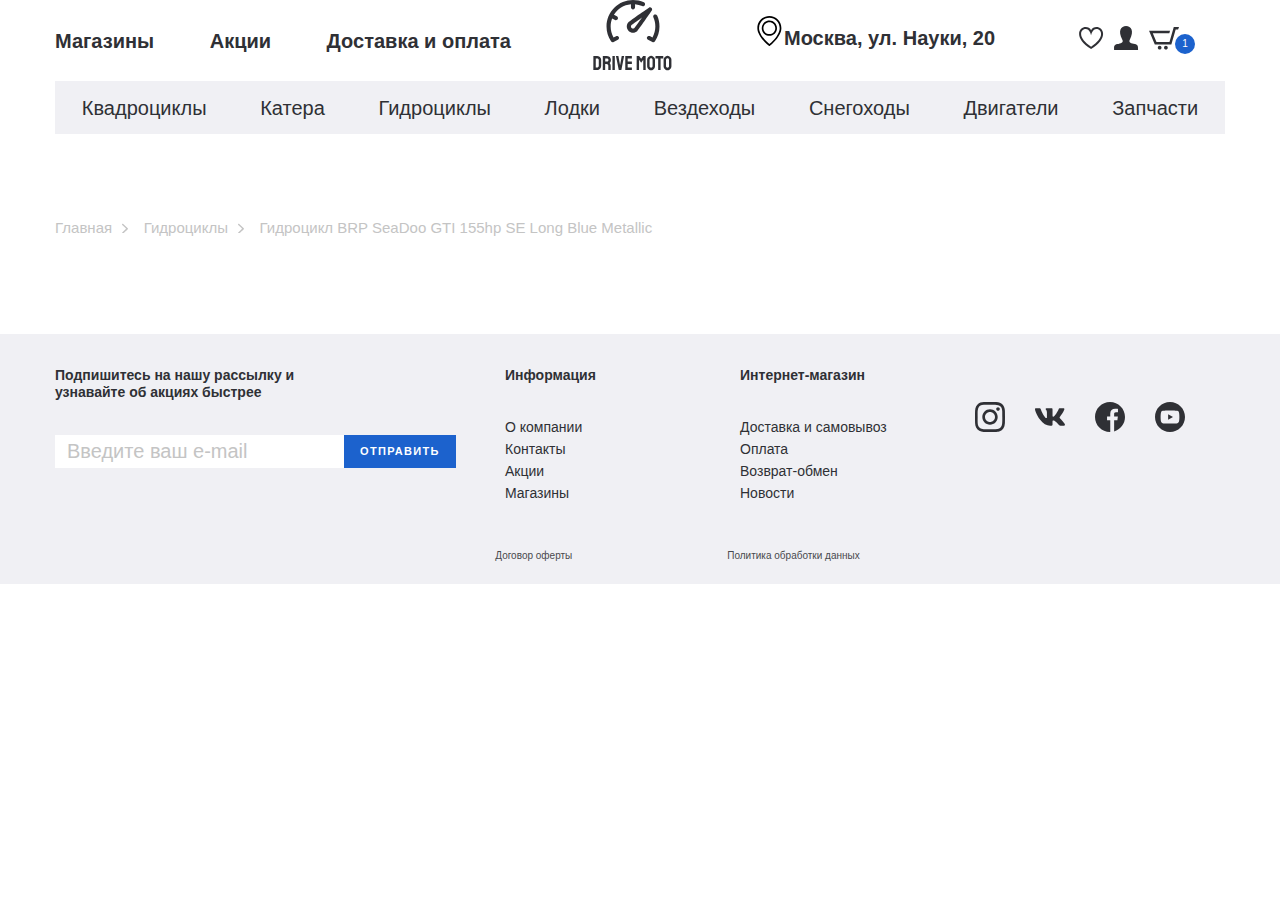
<file: product-page.html>
<!DOCTYPE html>
<html lang="ru">

<head>
    <meta charset="UTF-8">
    <meta name="viewport" content="width=device-width, initial-scale=1.0">
    <script src='https://ajax.googleapis.com/ajax/libs/jquery/3.3.1/jquery.min.js'></script>
    <link href="https://fonts.googleapis.com/css2?family=Barlow:wght@400;700&display=swap" rel="stylesheet">
    <link rel="stylesheet" href="css/normalize.css">
    <link rel="stylesheet" href="css/style.css">
    <link rel="stylesheet" href="css/slick.css">
    <link rel="stylesheet" href="css/fonts.css">
    <link rel="stylesheet" href="css/ion.rangeSlider.min.css">
    <link rel="stylesheet" href="css/jquery.formstyler.theme.css">
    <link rel="stylesheet" href="css/jquery.rateyo.min.css">
    <link rel="stylesheet" href="css/jquery.formstyler.css">

    <title>Catalog</title>
</head>

<body>
    <header class="header">
        <div class="header__header-top">
            <div class="container">
                <div class="header-top__wrap">
                    <nav class="menu">
                        <ul class="menu__list">
                            <li class="menu__item">
                                <a class="menu__link" href="#">Магазины</a>
                            </li>

                            <li class="menu__item">
                                <a class="menu__link" href="#">Акции</a>
                            </li>

                            <li class="menu__item">
                                <a class="menu__link" href="#">Доставка и оплата</a>
                            </li>
                        </ul>
                    </nav>
                    <a class="logo" href="#"><img class="logo__img" src="images/logo.svg" alt=""></a>
                    <div class="header__item-box">
                        <p class="header__adress">Москва, ул. Науки, 20</p>
                        <ul class="user-list">
                            <li class="user-list__item">
                                <a class="user-list__link" href="#"><img src="images/heart.svg" alt=""></a>
                            </li>
                            <li class="user-list__item">
                                <a class="user-list__link" href="#"><img src="images/user.svg" alt=""></a>
                            </li>
                            <li class="user-list__item">
                                <a class="user-list__link basket" href="#"><img src="images/basket.svg" alt=""></a>
                            </li>
                            <!-- <text class="basket-num">1</text> -->
                        </ul>
                        <div class="basket-num">1</div>
                    </div>
                </div>
            </div>
        </div>
        <div class="header__header-bottom">
            <div class="container">
                <div class="header-bottom__wrap">
                    <ul class="menu-categories">
                        <li class="menu-categories__item">
                            <a class="menu-categories__link" href="#">Квадроциклы</a></li>
                        <li class="menu-categories__item">
                            <a class="menu-categories__link" href="#">Катера</a></li>
                        <li class="menu-categories__item">
                            <a class="menu-categories__link" href="#">Гидроциклы</a></li>
                        <li class="menu-categories__item">
                            <a class="menu-categories__link" href="#">Лодки</a></li>
                        <li class="menu-categories__item">
                            <a class="menu-categories__link" href="#">Вездеходы</a></li>
                        <li class="menu-categories__item">
                            <a class="menu-categories__link" href="#">Снегоходы</a></li>
                        <li class="menu-categories__item">
                            <a class="menu-categories__link" href="#">Двигатели</a></li>
                        <li class="menu-categories__item">
                            <a class="menu-categories__link" href="#">Запчасти</a></li>
                    </ul>
                </div>
            </div>
        </div>
    </header>

<div class="breadcrumbs">
    <div class="container">
        <ul class="breadcrumbs__list">
            <li class="breadcrumbs__list-item">
                <a href="#">
                    Главная
                </a>
            </li>
            <li class="breadcrumbs__list-item">
                <a href="#">
                    Гидроциклы
                </a>
            </li>
            <li class="breadcrumbs__list-item">
                <span>
                    Гидроцикл BRP SeaDoo GTI 155hp SE Long Blue Metallic
                </span>
            </li>
        </ul>
    </div>
</div>





    <footer class="footer">
        <div class="container">
            <div class="footer__top">
                <div class="footer__top-inner">
                    <div class="footer__top-item footer__top-newslatter">
                        <h6 class="footer__top-title">Подпишитесь на нашу рассылку 
                            и узнавайте об акциях быстрее</h6>
                         <form class="footer__form">
                            <input class="footer__form-input" type="text" placeholder="Введите ваш e-mail">
                            <button class="footer__form-btn" type="submit">отправить</button>
                        </form>
                </div>
                    <div class="footer__top-item">
                        <h6 class="footer__top-title">Информация</h6>
                        <ul class="footer-list">
                            <li class="footer-list__item"><a href="#">О компании</a></li>
                            <li class="footer-list__item"><a href="#">Контакты</a></li>
                            <li class="footer-list__item"><a href="#">Акции</a></li>
                            <li class="footer-list__item"><a href="#">Магазины</a></li>
                        </ul>  
                    </div>
                    <div class="footer__top-item">
                        <h6 class="footer__top-title">Интернет-магазин</h6>
                        <ul class="footer-list">
                            <li class="footer-list__item"><a href="#">Доставка и самовывоз</a></li>
                            <li class="footer-list__item"><a href="#">Оплата</a></li>
                            <li class="footer-list__item"><a href="#">Возврат-обмен</a></li>
                            <li class="footer-list__item"><a href="#">Новости</a></li>
                        </ul>
                    </div>
                    <div class="footer__top-item footer__top-social">
                        <ul class="social-list">
                            <li class="social-item">
                                <a href="#"><img src="images/instagram.svg" alt=""></a>
                            </li>
                            <li class="social-item">
                                <a href="#"><img src="images/vkontakte.svg" alt=""></a>
                            </li>
                            <li class="social-item">
                                <a href="#"><img src="images/fasebook.svg" alt=""></a>
                            </li>
                            <li class="social-item">
                                <a href="#"><img src="images/youtube-1.svg" alt=""></a>
                            </li>
                        </ul>
                    </div>
                </div>
            </div>
            <div class="footer__bottom">
                <a class="footer__bottom-link" href="#">Договор оферты</a>
                <a class="footer__bottom-link" href="#">Политика обработки данных</a>
            </div>
        </div>
    </footer>

   
    <script src="js/slick.min.js"></script>
    <script src="js/ion.rangeSlider.min.js"></script>
    <script src="js/jquery.formstyler.min.js"></script>
    <script src="js/jquery.rateyo.min.js"></script>
    <script src="js/script.js"></script>
</body>

</html>
<!-- 
<div class="tabs__wrapper">
	<div class="tabs">
		<a class="tab tab--active" href="#"></a>
	</div>
	<div class="tabs__container">
		<div class="tabs__content"></div>
	</div>
</div> -->
</file>
<file: css/fonts.css>
@font-face{
    font-family:'SFProDisplay-Regular' sans-serif;
    src: url('../fonts/SFProDisplay-Regular.woff2') format('woff2'),
        url('../fonts/SFProDisplay-Regular.woff') format('woff');
font-weight: 400;
font-style: normal;
display: swap;
}
@font-face{
    font-family:'SFProDisplay-Medium' sans-serif;
    src: url('../fonts/SFProDisplay-Medium.woff2') format('woff2'),
        url('../fonts/SFProDisplay-Medium.woff') format('woff');
font-weight: 500;
font-style: normal;
display: swap;
}
@font-face{
    font-family:'SFProDisplay-Semibold' sans-serif;
    src: url('../fonts/SFProDisplay-Semibold.woff2') format('woff2'),
        url('../fonts/SFProDisplay-Semibold.woff') format('woff');
font-weight: 600;
font-style: normal;
display: swap;
}
@font-face{
    font-family:'SFProDisplay-Bold' sans-serif;
    src: url('../fonts/SFProDisplay-Bold.woff2') format('woff2'),
        url('../fonts/SFProDisplay-Bold.woff') format('woff');
font-weight: 700;
font-style: normal;
display: swap;
}
</file>
<file: css/style.css>
html {
    box-sizing: border-box;
}

*,
*::before,
*::after {
    box-sizing: inherit;
}

a {
    text-decoration: none;
    color: inherit;
    display: inline-block;
}

button, input {
    outline: none;
}

p {
    margin: 0;
}

ul,
li {
    margin: 0;
    padding: 0;
    list-style: none;
}

.page-section {
    margin-bottom: 80px;
}

body {
    width: 100%;
    color: #2F3035;
    font-size: 20px;
    line-height: 24px;
    font-weight: 400;
    font-family:"SFProDisplay", sans-serif;
}

.container {
    margin: 0 auto;
    max-width: 1200px;
    padding: 0 15px;
}

.header-top__wrap {
    display: flex;
    justify-content: space-between;
    align-items: center;
    min-width: 122px;
    font-family: 'SFRProDisplay' sans-serif;
    font-weight: 700;
}

.menu__item {
    display: inline-block;
}

.menu__item+.menu__item {
    padding-left: 50px;
}

.header__item-box {
    display: flex;
}

.header__adress {
    margin-right: 60px;
    width: 265px;
    padding-left: 30px;
    position: relative;
}

.header__adress::before {
    content: '';
    position: absolute;
    background-image: url('../images/geo.svg');
    width: 30px;
    height: 30px;
    left: 0;
    top: -10px;
}

.user-list {
    display: flex;
    align-items: center;
    margin-right: 15px;
}

.user-list__item {
    padding-right: 10px;
}

.basket {
    position: relative;
}

.basket-num {
    position: relative;
    font-weight: 500;
    font-size: 10px;
    line-height: 20px;
    width: 20px;
    height: 20px;
    color: #fff;
    background-color: #1C62CD;
    text-align: center;
    border-radius: 50%;
    -webkit-border-radius: 50%;
    -moz-border-radius: 50%;
    -ms-border-radius: 50%;
    -o-border-radius: 50%;
    bottom: -8px;
    right: 30px;
}

.menu-categories {
    background-color: #F0F0F4;
    display: flex;
    justify-content: space-around;
    min-height: 53px;
    align-items: center;
}

.menu-categories__item {
    position: relative;
}

.menu-categories__link {
    position: relative;
    padding: 15px 0 14px;
    transition: all 1s linear;
    -webkit-transition: all 1s linear;
    -moz-transition: all 1s linear;
    -ms-transition: all 1s linear;
    -o-transition: all 1s linear;
}

.menu-categories__link::before {
    content: '';
    position: absolute;
    width: 0;
    left: auto;
    right: 0;
    background-color: #1C62CD;
    height: 3px;
    bottom: -2px;
    transition: all .3s linear;
    -webkit-transition: all .3s linear;
    -moz-transition: all .3s linear;
    -ms-transition: all .3s linear;
    -o-transition: all .3s linear;
}

.menu-categories__link:hover {
    color: #000;
}

.menu-categories__link:hover::before {
    width: 100%;
    left: 0;
    right: auto;
}

.header__header-bottom {
    margin-bottom: 80px;
}

.banner-section__inner {
    display: flex;
    justify-content: space-between;
    max-height: 400px;
}

.banner-section__slider {
    max-width: 870px;
    position: relative;
}

.banner-section__slider-btn,
.product-slider__slider-btn {
    position: absolute;
    top: 50%;
    transform: translateY(-50%);
    background-color: transparent;
    border: none;
    margin: 0;
    padding: 0;
    z-index: 10;
    cursor: pointer;
    -webkit-transform: translateY(-50%);
    -moz-transform: translateY(-50%);
    -ms-transform: translateY(-50%);
    -o-transform: translateY(-50%);
}

.banner-section__slider-btnprev {
    left: 20px;
}

.banner-section__slider-btnnext {
    right: 20px;
}

.slick-dots {
    position: absolute;
    bottom: 40px;
    left: 0;
    right: 0;
    text-align: center;
}

.slick-dots li {
    display: inline-block;
    padding: 0 5px;
}

.slick-dots button {
    padding: 0;
    font-size: 0;
    width: 11px;
    height: 11px;
    margin: 0;
    border: 1px solid #fff;
    border-radius: 50%;
    -webkit-border-radius: 50%;
    -moz-border-radius: 50%;
    -ms-border-radius: 50%;
    -o-border-radius: 50%;
    background-color: transparent;
}

.slick-active  button {
    background-color: #fff;
}

.sale-item {
    max-width: 265px;
    text-align: center;
    border: 1px solid #cdcdcd;
    border-radius: 3px;
    -webkit-border-radius: 3px;
    -moz-border-radius: 3px;
    -ms-border-radius: 3px;
    -o-border-radius: 3px;
    display: flex;
    flex-direction: column;
    justify-content: space-between;
}

.sale-item__top {
    display: flex;
    justify-content: space-between;
    align-items: flex-start;
}

.sale-item__info {
    color: #fff;
    background-color: #1C62CD;
    padding: 8px 20px;
    text-transform: uppercase;
    font-size: 12px;
    line-height: 15px;
    letter-spacing: 0.1em;
}

.sale-item__price {
    text-align: right;
}

.price {
    font-family: 'Barlow', sans-serif;
    position: relative;
}

.sale-item__price-new {
    font-weight: 700;
    font-size: 27px;
    color: #1C62CD;
    line-height: 32px;
    margin-right: 6px;
    padding-right: 20px;
}

.sale-item__price-new::after {
    content: '';
    background-image: url('../images/icon-priсe.svg');
    position: absolute;
    right: 0;
    top: 8px;
    width: 15px;
    height: 18px;
}

.sale-item__price-old {
    font-weight: 400;
    font-size: 14px;
    line-height: 17px;
    color: #c4c4c4;
    margin-right: 11px;
    background-image: url('../images/icon-old-line.svg');
    padding: 2px 5px;
    background-repeat: no-repeat;
    display: inline-block;
}

.sale-item__price-old::after {
    content: '';
    background-image: url('../images/icons-priсe-old.svg');
    background-repeat: no-repeat;
    position: absolute;
    right: -12px;
    top: 7px;
    width: 15px;
    height: 10px;
}

.sale-item__footer {
    background-color: #F0F0F4;
    padding: 25px 20px;
    font-size: 18px;
    line-height: 21px;
}

.sale-item__footer span {
    color: #1C62CD;
    font-weight: 700;
    font-family: 'Barlow', sans-serif;
}

.sale-item__title {
    font-size: 18px;
    font-weight: 700;
    line-height: 21px;
    margin-bottom: 7px;
}

.banner-section__slider-img {
    object-fit: cover;
/*     max-width: 400px; */
}

.sale-item__img {
    object-fit: contain;
}

.serch__tabs {
    margin-bottom: 25px;
}

.serch__tabs-item {
    padding: 11px 26px 12px;
}

.serch__tabs-item.tab--active {
    border-radius: 5px;
    -webkit-border-radius: 5px;
    -moz-border-radius: 5px;
    -ms-border-radius: 5px;
    -o-border-radius: 5px;
    background: #F0F0F4;
    font-weight: 700;
}

.search__content-item {
    display: none;
}

.search__content-item.tabs-content--active {
    display: block;
}

.serch__content-form {
    display: flex;
}

.serch__content-input {
    background: #F0F0F4;
    border-radius: 3px;
    -webkit-border-radius: 3px;
    -moz-border-radius: 3px;
    -ms-border-radius: 3px;
    -o-border-radius: 3px;
    padding: 5px 20px;
    border: none;
    width: 100%;
}

.serch__content-input::placeholder {
    color: #656464;
}

.serch__content-btn {
    font-weight: 700;
    font-size: 14px;
    line-height: 17px;
    letter-spacing: 0.12em;
    text-transform: uppercase;
    color: #FFF;
    background: #1C62CD;
    border-radius: 3px;
    -webkit-border-radius: 3px;
    -moz-border-radius: 3px;
    -ms-border-radius: 3px;
    -o-border-radius: 3px;
    padding: 17px 41px;
    border: none;
    margin-left: -3px;
}

.categories__inner {
    display: flex;
    justify-content: space-between;
    flex-wrap: wrap;
}

.categories__item {
    margin-bottom: 30px;
    border: 1px solid #CDCDCD;
    border-radius: 3px;
    width: 370px;
    padding: 20px 20px 16px;
    display: flex;
    justify-content: space-between;
    padding: 20px 20px 16px;
    -webkit-border-radius: 3px;
    -moz-border-radius: 3px;
    -ms-border-radius: 3px;
    -o-border-radius: 3px;
    transition: all .3s;
    -webkit-transition: all .3s;
    -moz-transition: all .3s;
    -ms-transition: all .3s;
    -o-transition: all .3s;
}

.categories__item-info {
    width: 50%;
    display: flex;
    flex-direction: column;
    justify-content: space-between;
}

.categories__item-img {
    text-align: center;
    width: 50%;
}

.categories__item-img img {
    max-width: 100%;
}

.categories__item-title {
    font-weight: 700;
    font-size: 23px;
    line-height: 8px;
    font-family: 'Barlow', sans-serif;
    transition: all .3s;
    -webkit-transition: all .3s;
    -moz-transition: all .3s;
    -ms-transition: all .3s;
    -o-transition: all .3s;
}

.categories__item:hover {
    box-shadow: 3px 3px 20px rgba(50, 50, 50, .25);
}

.categories__item:hover .categories__item-title {
    color: #1C62CD;
}

.categories__item-text {
    color: #c4c4c4;
    font-size: 14px;
    line-height: 17px;
}

.categories__item-text::after {
    content: url("../images/img-arr-right.svg");
    padding-left: 3px;
}

.tabs-content{
    height: auto;
}
.product-item__wrapper {
    position: relative;
    width: 271px;
    display: flex;
    flex-direction: column;
}

.product-item__wrapper.product-item__wrapper--list{
    width:100%;
    transition: all .3s;
}

.product-item {
    width:100%;
    min-height: 400px;
    border: 1px solid #CDCDCD;
    border-radius: 3px;
    -webkit-border-radius: 3px;
    -moz-border-radius: 3px;
    -ms-border-radius: 3px;
    -o-border-radius: 3px;
    text-align: center;
    padding: 52px 20px 31px;
    transition: all .3s;
    -webkit-transition: all .3s;
    -moz-transition: all .3s;
    -ms-transition: all .3s;
    -o-transition: all .3s;
}

.product-item__desctiption {
    display: flex;
    flex-direction: column;
    justify-content: space-between;
    padding: 14px 0 25px;
    max-height: 100px;
}


.product-item__title {
    font-weight: normal;
    font-size: 18px;
    line-height: 21px;
}


.product-item__favorite {
    position: absolute;
    top: 16px;
    right: 19px;
    width: 24px;
    height: 22px;
    background: transparent;
    border: none;
    z-index: 5;
}

.product-item__favorite::before {
    content: '';
    position: absolute;
    width: 24px;
    height: 22px;
    top: 0;
    left: 0;
    background-image: url('../images/favorite.svg');
}

.product-item__favorite--active::before {
    background-image: url('../images/favorite-active.svg');
}

.product-item__price {
    font-weight: 700;
    font-size: 30px;
    line-height: 36px;
}

.product-item__basket {
    position: absolute;
    width: 60px;
    height: 40px;
    background-color: #fff;
    background: #1C62CD;
    border-radius: 10px 0px 0px 0px;
    border: none;
    bottom: 0;
    right: 0;
    padding-top: 7px;
    padding-left: 15px;
    cursor: pointer;
    -webkit-border-radius: 10px 0px 0px 0px;
    -moz-border-radius: 10px 0px 0px 0px;
    -ms-border-radius: 10px 0px 0px 0px;
    -o-border-radius: 10px 0px 0px 0px;
}

.product-item__hover-text {
    padding: 18px 21px;
    background-color: rgba(255, 255, 255, .9);
    box-shadow: 0px 0px 15px rgba(0, 0, 0, 0.2);
    border-radius: 3px;
    -webkit-border-radius: 3px;
    -moz-border-radius: 3px;
    -ms-border-radius: 3px;
    -o-border-radius: 3px;
    display: block;
    position: absolute;
    top: 30%;
    opacity: 0;
    transition: all .3s;
    -webkit-transition: all .3s;
    -moz-transition: all .3s;
    -ms-transition: all .3s;
    -o-transition: all .3s;
    left: 33px;
}

.product-item:hover .product-item__hover-text {
    opacity: 1;
    color: #3F3035;
}

.product-item:hover {
    color: #1C62CD;
    box-shadow: 3px 3px 20px rgba(50, 50, 50, 0.25);
    border-radius: 3px;
    -webkit-border-radius: 3px;
    -moz-border-radius: 3px;
    -ms-border-radius: 3px;
    -o-border-radius: 3px;
}

.product-item:hover .product-item__notify-text {
    color: #2F3035;
}

.product-item--sale::before {
    content: "SALE";
    padding: 8px 15px;
    background-color: #1C62CD;
    position: absolute;
    left: 0;
    top: 0;
    text-transform: uppercase;
    color: #FFF;
    font-size: 12px;
    line-height: 14px;
    letter-spacing: 0.07em;
}

.product-item__wrapper.product-item__not-available .product-item__price {
    display: none;
}

.product-item__notify-text {
    display: none;
    font-weight: 700;
    font-size: 18px;
    line-height: 21px;
    margin-bottom: 27px;
}

.product-item__wrapper.product-item__not-available .product-item__notify-text {
    display: block;
}

.product-item__wrapper.product-item__not-available .product-item__basket {
    display: none;
}

.product-item__notify-link {
    display: none;
}



.product-item__wrapper.product-item__not-available .product-item__notify-link {
    display: block;
    position: absolute;
    bottom: 20px;
    font-size: 16px;
    line-height: 19px;
    text-align: center;
    color: #1D62CD;
    left: 0;
    right: 0;
}

.product-item__wrapper.product-item__not-available .product-item__notify-link span {
    border-bottom: 1px solid #1D62CD;
}

.product-title {
    flex: auto;
    font-weight: 700;
    font-size: 25px;
    line-height: 30px;
    font-family: 'Barlow', sans-serif;
    margin-bottom: 25px;
}

.products__tab+.products__tab {
    margin-left: 50px;
}

.products__tabs {
    padding-bottom: 10px;
}

.products__tabs .tab--active {
    border-bottom: 2px solid #1C62CD;
}
.tabs-content.products__content {
    display: none;
}

.tabs-content.products__content.tabs-content--active {
    display: block;
}
.product-slider__slider-btnprev {
    left: -30px;
}

.product-slider__slider-btnnext {
    right: -10px;
}

.slick-slide img {
    display: inline-block;
}

.product__more {
    text-align: center;
    margin: 35px 0 80px;
}

.product__more-link {
    line-height: 18px;
    letter-spacing: 0.12em;
    font-size: 15px;
    text-transform: uppercase;
    background-color: #F0F0F4;
    padding: 16px 43px;
    display: inline-block;
}

.banner{
    margin-bottom: 60px;
}

.footer{
    margin-top: 96px;
    background: #F0F0F4;
}

.footer__bottom{
    padding: 46px 0 22px;
    display: flex;
    justify-content: center;
}

.footer__bottom-link{
    line-height:12px;
    color:#48494D;
    font-size: 10px;
    margin: 0 40px;
}

.footer__bottom-link:nth-child(n-1){
    margin-left: 115px;
}

.footer__top-inner{
    display: flex;
    justify-content: space-between;
}

.footer__top-newslatter.footer__top-item{
    width: 295px;
    margin-right: 120px;
}

.footer__top-title{
    font-weight: bold;
    font-size: 14px;
    line-height: 17px;
    color: #2F3035;
}

.footer__form{
    margin-top: 34px;
    display: flex;
    justify-content: space-between;
}

.footer__form-input {
    background-color:#fff;
    border:none;
    line-height: 17px;
    font-style: 14px;
    padding: 0 12px;
}

.footer__form-input::placeholder{
    color: #c4c4c4;
}


.footer__form-btn {
    text-transform: uppercase;
    padding: 10px 16px;
    border:none;
    background-color: #1C62CD;
    color: #FFF;
    font-weight: 600;
    font-size: 11px;
    line-height: 13px;
    letter-spacing: 0.12em;
}

.footer__top-item{
    width: 200px;
}

.footer-list{
    font-size: 14px;
    line-height: 22px;
}

.footer__top-social.footer__top-item{
    width: 250px;
}

.social-list{
    display: flex;
    align-items: center;
    height:100%;
}

.social-item + .social-item{
    margin-left: 30px;
}

.product-item__img-img{
    width: 229px;
    height: 153px;
}

.product-item__img-img img {
    width: 100%;
    height: 100%;
    object-fit: contain;
}

.breadcrumbs {
    margin-bottom: 40px;
}

.breadcrumbs__list-item {
    display: inline-block;
    padding-right: 16px;
    margin-right: 10px;
    position: relative;
    font-family: "SFProDisplay", sans-serif ;
    font-style: normal;
    font-weight: normal;
    font-size: 15px;
    line-height: 18px;
    color: #C4C4C4;
}
.breadcrumbs__list-item::after{
    content:"";
    position: absolute;
    right: 0;
    background-image: url('../images/arrow-link.svg');
    width: 6px;
    height: 10px;
    bottom:4px;
}
.breadcrumbs__list-item:last-child::after{
    display: none;
}

.catalog{
    margin-bottom: 100px;
}
.catalog__title{
    font-family: "SFProDisplay-Bold", sans-serif;
    margin-bottom: 26px;
    font-weight: bold;
    font-size: 30px;
    line-height: 36px;
    color: #2F3035;
}

.catalog__filter{
    display: flex;
    justify-content: space-between;
    margin-bottom: 50px;
}

.catalog__filter-items button{
    font-size: 14px;
    line-height: 17px;
    opacity: 0.7;
    background-color: #f0f0f4;
    border-radius: 3px;
    -webkit-border-radius: 3px;
    -moz-border-radius: 3px;
    -ms-border-radius: 3px;
    -o-border-radius: 3px;
    border: none;
    padding: 5px 22px;
    cursor: pointer;
}

.catalog__filter-items button + button{
    margin-left: 8px;
    cursor: pointer;
}

.catalog__filter-btn{
	display: flex;
	align-items: center;
}

.catalog__filter-btn button{
    border:none;
    background-color:transparent;
    cursor: pointer;
    margin: 0;
    padding: 0;
}

.catalog__filter-btn button + button{
    margin-left: 10px;
}

button.catalog__filter-btngrid{
	width: 26px;
	height: 21px;
}

button.catalog__filter-btnline{
	width: 25px;
	height: 19px;
}

.catalog__filter-button{
	opacity: .3;
}

.catalog__filter-button--active{
	opacity: 1;
}
.select-item{
	border:1px solid #D7D9DF;
	font-family: "SFProDisplay", sans-serif;
	font-weight: 400;
	font-size: 14px;
	line-height: 17px;
	color: #2F3035;
	margin-right: 34px;
	padding: 7px 10px 7px 20px;
}

.catalog__inner{
    display: flex;
}

.catalog__inner-aside{
    min-width: 290px;
    margin-right: 10px;
}

.catalog__inner-list{
    display: flex;
    justify-content: space-between;
    flex-wrap: wrap;
}

.catalog__inner-list .product-item__wrapper{
    margin-bottom: 30px;
}

.pagination{
    width: 100%;
    margin-top: 70px;
}

.pagination-list{
    display: flex;
    justify-content: center;
}

.pagination-list__item{
    padding: 6px 12px;
    border: 2px solid transparent;
    margin: 0 4px;
    line-height: 22px;
    font-size: 18px;
    color:#C4C4C4;
}

.pagination-list__item.active{
    border: 2px solid #1D62CD;
    color:#1D62CD;
}

.pagination-list__item a{
    display: block;
}

.asidde-filter__tabs{
    display: flex;
    justify-content: space-between;
}

.aside-filter__tab{
    font-family: "SFProDisplay", sans-serif;
    font-weight: bold;
    font-size: 16px;
    line-height: 19px;
    letter-spacing: 0.09em;
    text-transform: uppercase;
    color: #C4C4C4;
    width: 49%;
}

.aside-filter__tab.tab--active{
    color: #2F3035;
}

.aside-filter__tab.tab--active span{
    display: inline-block;
    border-bottom: 2px solid #1C62CD;
    padding-bottom: 7px;
}


.aside-filter__item-drop{
    margin: 40px 0;
}

.aside-filter__item-title{
    font-family:'SFProDisplay-Bold' sans-serif;
    font-weight: 600;
    font-size: 16px;
    line-height: 19px;
    padding-left: 26px;
}
.filter__item-drop{
    position: relative;
    cursor: pointer;
}

.filter__item-drop::before{
    content:"";
    background-image: url("../images/down-arrow.svg");
    position: absolute;
    width: 12px;
    height: 8px;
    left: 0;
    bottom: 4px;
    transform: rotate(0deg);
    -webkit-transform: rotate(0deg);
    -moz-transform: rotate(0deg);
    -ms-transform: rotate(0deg);
    -o-transform: rotate(0deg);
}

.filter__item-drop--active::before{
    transform: rotate(180deg);
    -webkit-transform: rotate(180deg);
    -moz-transform: rotate(180deg);
    -ms-transform: rotate(180deg);
    -o-transform: rotate(180deg);

}

.aside-filter__content{
    display: flex;
    /* justify-content: space-around; */
    flex-wrap: wrap;
    margin-top: 10px;
}

.aside-filter__content-box{
    width: 50%;
    margin-bottom: 10px;
}

.aside-filter__content-label{
    font-family: "SFProDisplay", sans-serif;
    font-weight: normal;
    font-size: 14px;
    line-height: 17px;
    color: #2F3035;
    cursor: pointer;
}

.jq-checkbox, .jq-radio{
    background: #fff;
    width: 14px;
    height: 14px;
    border:1px solid #c4c4c4;
    border-radius: 1px;
    -webkit-border-radius: 1px;
    -moz-border-radius: 1px;
    -ms-border-radius: 1px;
    -o-border-radius: 1px;
    box-shadow: none;
    vertical-align: -3px;
}

.jq-checkbox.checked, .jq-radio.checked{
    background: #1c62cd;
    border-radius:0;
    -webkit-border-radius:0;
    -moz-border-radius:0;
    -ms-border-radius:0;
    -o-border-radius:0;
}
.jq-checkbox.checked .jq-checkbox__div{
    width: 8px;
    height: 6px;
    margin: 3px 0 0 3px;
    border-bottom: none;
    border-left: none;
    -webkit-transform: rotate(0deg);
    transform: rotate(0deg);
    -moz-transform: rotate(0deg);
    -ms-transform: rotate(0deg);
    -o-transform: rotate(0deg);
    /* background-image: url('../images/checked.svg'); */
}

.aside-filter__content-radio,.aside-filter__content-checkbox{
    display:flex;
    justify-content: space-between;
}
.irs--flat{
    width: 100%;
    margin-top: -15px;
}

.irs--flat .irs-from, .irs--flat .irs-to, .irs--flat .irs-single{
    display: none;
}



.irs--flat .irs-min, .irs--flat .irs-max{
    top: 55px;
    padding: 0;
    line-height: 17px;
    text-decoration: underline;
    font-size: 14px;
    color: #2f3035;
    font-family: "Barlow",sans-serif;
    text-shadow: none;
    background: transparent;
    border-radius: 0;
    visibility: visible !important;
    padding-left: 27px;
}
.irs-min::before, .irs-max::before{
    position: absolute;
    left: 0;
    padding-right: 5px;
    font-size: 14px;
    line-height: 17px;
    text-decoration: none;
    color: #c4c4c4;
}

.irs-min::before{
    content: "от";
}
.irs-max::before{
    content: "до";
}

.irs--flat .irs-line {
    top: 25px;
    height: 1px;
    background-color: #e0e0e0;
    border-radius: 0;
}

.irs--flat .irs-bar {
    top: 25px;
    height: 3px;
    background-color: #1C62CD;
}

.irs--flat .irs-handle{
    top: 22px;
    width: 8px;
    height: 8px;
    background-color: #1C62CD;
    border-radius: 50%;
}


.irs--flat .irs-handle>i:first-child,
.irs--flat .irs-handle.state_hover>i:first-child,
.irs--flat .irs-handle:hover>i:first-child{
    background: transparent;
}

.aside-filter__item-list {
    margin: 46px 0 40px;
    
}

.filter__item-list {
    display: flex;
    justify-content: space-between;
    border-bottom: 2px solid #C4C4C4;
    padding-top: 34px;
}
.filter__item-listtitle {
    padding-bottom: 14px;
    font-family: "SFProDisplay", sans-serif;
    font-weight: 600;
    font-size: 16px;
    line-height: 19px;
    color: #2F3035;
    padding-left: 26px;
}

.jq-selectbox__select{
    font-family: "Barlow", sans-serif;
    font-size: 14px;
    line-height: 17px;
    color: #48494D;
    height: 20px;
    padding: 0 25px 0 10px;
    border-radius: 0;
    background: transparent;
    box-shadow: none;
    text-shadow: none;
    border: 0;
}

.jq-selectbox__trigger-arrow{
    display: none;
}

.jq-selectbox__trigger{
    background-image: url("../images/down-arrow.svg"); 
    bottom: 5px;
    width: 12px;
    height: 8px;
    border-left: 0;
    top: 6px;
    right: 9px;
}

.jq-selectbox.focused .jq-selectbox__select{
	border: none;
}

.jq-selectbox li:hover{
	background: rgba(107,126,172, .05);
	color: rgba(0,0,0, .6);
}

.jq-selectbox li.selected{
	background: rgba(107,126,172, .05);
	color: rgba(0,0,0, .6);	
}

.jq-selectbox li{
	color: rgba(0,0,0, .6);
}

.jq-selectbox__dropdown{
	border-radius: 0;
	padding-top: 15px;
}

.filter-more {
	width: 100%;
}

.filter-more__link {
	border:none;
	border-bottom: 1px solid #1C62CD;
	font-family:'SFProDisplay-Regular' sans-serif;
	font-weight: 400;
	font-size: 14px;
	line-height: 17px;
	background-color: transparent;
	color: #1C62CD; 
	padding: 0;
	cursor: pointer;
}

.filter-serch {
	width: 100%;
	height: 30px;
	padding: 0 20px;
	line-height: 14px;
	font-size: 12px;
	border:1px solid #E0E0E0;
	margin-top: 20px;
	margin-bottom: 20px;
}

.filter-serch::plaseholder{
	color: #BDBEC2;
}

.btn-checked .aside-filter__content{
	flex-wrap: nowrap;
}

.btn-checked .aside-filter__content-box{
	width: auto;
}

.btn-checked .aside-filter__content-label{
	position: relative;
	height: 25px;
	width: 63px;
	font-size: 12px;
	line-height: 14px;
	letter-spacing: 0.07em;
	font-weight: bold;
	color: #C4C4C4;
}

.btn-checked .jq-checkbox{
	height: 25px;
	width: 63px;
	background-color: #f0f0f4;	
	border:none;
}

.btn-checked .jq-checkbox__div{
	display: none;
}

.btn-checked .jq-checkbox.checked{
	background-color: #1C62CD;
	color: #fff;
}

.btn-checked .jq-checkbox.checked ~ .btn-checked__text{
	color: #fff;
}

.btn-checked__text {
	position: absolute;
	top: -5px;
	left: 50%;
	transform: translateX(-57%);
	z-index: 5;
}

.filter-btn__send {
	background: #F0F0F4;
	padding: 16px 85px;
	font-family:'SFProDisplay-Regular' sans-serif;
	font-weight: 400;
	font-size: 15px;
	line-height: 18px;
	letter-spacing: 0.12em;
	text-transform: uppercase;
	color: #BDBEC2;
	border:none;
	cursor: pointer;
	margin-bottom: 15px;
}

.filter-btn__send--active{
	background-color: #1C62CD;
	color: #fff;
}

.aside-filter__item-btn{
	text-align: center;
}

.filter__extra{
	font-family:'SFProDisplay-Regular' sans-serif;
	font-weight: 400;
	font-size: 13px;
	line-height: 16px;
	color: #2F3035;
	padding-right: 29px;
	position: relative;
	display: inline-block;
	margin-bottom: 15px;
}

.filter__extra::after{
	content: "";
	position: absolute;
	right: 0;
	background-image: url("../images/down-arrow.svg");
	width: 12px;
	height: 8px;
	top: 5px;
}

.filter__extra-content{
	display: none;
}

.filter__extra.filter__item-drop--active::after{
	transform: rotate(180deg);
}

.filter-btn__reset{
	background-color: transparent;
	padding: 0;
	border: none;
	font-family: "SFProDisplay", sans-serif;
	font-weight: 400;
	font-size: 13px;
	line-height: 16px;
	border-bottom: 1px solid #c4c4c4;
	display: inline-block;
	color: #C4C4C4;
	cursor: pointer;
}
</file>
<file: css/ion.rangeSlider.min.css>
/*!Ion.RangeSlider, 2.3.1, © Denis Ineshin, 2010 - 2019, IonDen.com, Build date: 2019-12-19 16:51:02*/
.irs{
	position:relative;
	display:block;
	-webkit-touch-callout:none;
	-webkit-user-select:none;
	-khtml-user-select:none;
	-moz-user-select:none;
	-ms-user-select:none;
	user-select:none;
	font-size:12px;
	font-family:Arial,sans-serif;
}
.irs-line{
	position:relative;
	display:block;
	overflow:hidden;
	outline:none !important;
}
.irs-bar{
	position:absolute;
	display:block;
	left:0;
	width:0;
}
.irs-shadow{
	position:absolute;
	display:none;
	left:0;
	width:0;
}
.irs-handle{
	position:absolute;
	display:block;
	box-sizing:border-box;
	cursor:default;
	z-index:1;
}
.irs-handle.type_last{
	z-index:2;
}
.irs-min,.irs-max{
	position:absolute;
	display:block;
	cursor:default;
}
.irs-min{
	left:0;
}
.irs-max{
	right:0;
}
.irs-from,.irs-to,.irs-single{
	position:absolute;
	display:block;
	top:0;
	left:0;
	cursor:default;
	white-space:nowrap;
}
.irs-grid{
	position:absolute;
	display:none;
	bottom:0;
	left:0;
	width:100%;
	height:20px;
}
.irs-with-grid .irs-grid{
	display:block;
}
.irs-grid-pol{
	position:absolute;
	top:0;
	left:0;
	width:1px;
	height:8px;
	background:#000;
}
.irs-grid-pol.small{
	height:4px;
}
.irs-grid-text{
	position:absolute;
	bottom:0;
	left:0;
	white-space:nowrap;
	text-align:center;
	font-size:9px;
	line-height:9px;
	padding:0 3px;
	color:#000;
}
.irs-disable-mask{
	position:absolute;
	display:block;
	top:0;
	left:-1%;
	width:102%;
	height:100%;
	cursor:default;
	background:rgba(0,0,0,0);
	z-index:2;
}
.lt-ie9 .irs-disable-mask{
	background:#000;
	filter:alpha(opacity=0);
	cursor:not-allowed;
}
.irs-disabled{
	opacity:.4;
}
.irs-hidden-input{
	position:absolute !important;
	display:block !important;
	top:0 !important;
	left:0 !important;
	width:0 !important;
	height:0 !important;
	font-size:0 !important;
	line-height:0 !important;
	padding:0 !important;
	margin:0 !important;
	overflow:hidden;
	outline:none !important;
	z-index:-9999 !important;
	background:none !important;
	border-style:solid !important;
	border-color:transparent !important;
}
.irs--flat{
	height:40px;
}
.irs--flat.irs-with-grid{
	height:60px;
}
.irs--flat .irs-line{
	top:25px;
	height:12px;
	background-color:#e1e4e9;
	border-radius:4px;
}
.irs--flat .irs-bar{
	top:25px;
	height:12px;
	background-color:#ed5565;
}
.irs--flat .irs-bar--single{
	border-radius:4px 0 0 4px;
}
.irs--flat .irs-shadow{
	height:1px;
	bottom:16px;
	background-color:#e1e4e9;
}
.irs--flat .irs-handle{
	top:22px;
	width:16px;
	height:18px;
	background-color:transparent;
}
.irs--flat .irs-handle>i:first-child{
	position:absolute;
	display:block;
	top:0;
	left:50%;
	width:2px;
	height:100%;
	margin-left:-1px;
	background-color:#da4453;
}
.irs--flat .irs-handle.state_hover>i:first-child,.irs--flat .irs-handle:hover>i:first-child{
	background-color:#a43540;
}
.irs--flat .irs-min,.irs--flat .irs-max{
	top:0;
	padding:1px 3px;
	color:#999;
	font-size:10px;
	line-height:1.333;
	text-shadow:none;
	background-color:#e1e4e9;
	border-radius:4px;
}
.irs--flat .irs-from,.irs--flat .irs-to,.irs--flat .irs-single{
	color:white;
	font-size:10px;
	line-height:1.333;
	text-shadow:none;
	padding:1px 5px;
	background-color:#ed5565;
	border-radius:4px;
}
.irs--flat .irs-from:before,.irs--flat .irs-to:before,.irs--flat .irs-single:before{
	position:absolute;
	display:block;
	content:"";
	bottom:-6px;
	left:50%;
	width:0;
	height:0;
	margin-left:-3px;
	overflow:hidden;
	border:3px solid transparent;
	border-top-color:#ed5565;
}
.irs--flat .irs-grid-pol{
	background-color:#e1e4e9;
}
.irs--flat .irs-grid-text{
	color:#999;
}
.irs--big{
	height:55px;
}
.irs--big.irs-with-grid{
	height:70px;
}
.irs--big .irs-line{
	top:33px;
	height:12px;
	background-color:white;
	background:linear-gradient(to bottom, #ddd -50%, white 150%);
	border:1px solid #ccc;
	border-radius:12px;
}
.irs--big .irs-bar{
	top:33px;
	height:12px;
	background-color:#92bce0;
	border:1px solid #428bca;
	background:linear-gradient(to bottom, #ffffff 0%, #428bca 30%, #b9d4ec 100%);
	box-shadow:inset 0 0 1px 1px rgba(255,255,255,0.5);
}
.irs--big .irs-bar--single{
	border-radius:12px 0 0 12px;
}
.irs--big .irs-shadow{
	height:1px;
	bottom:16px;
	background-color:rgba(66,139,202,0.5);
}
.irs--big .irs-handle{
	top:25px;
	width:30px;
	height:30px;
	border:1px solid rgba(0,0,0,0.3);
	background-color:#cbcfd5;
	background:linear-gradient(to bottom, white 0%, #B4B9BE 30%, white 100%);
	box-shadow:1px 1px 2px rgba(0,0,0,0.2),inset 0 0 3px 1px white;
	border-radius:30px;
}
.irs--big .irs-handle.state_hover,.irs--big .irs-handle:hover{
	border-color:rgba(0,0,0,0.45);
	background-color:#939ba7;
	background:linear-gradient(to bottom, white 0%, #919BA5 30%, white 100%);
}
.irs--big .irs-min,.irs--big .irs-max{
	top:0;padding:1px 5px;
	color:white;
	text-shadow:none;
	background-color:#9f9f9f;
	border-radius:3px;
}
.irs--big .irs-from,.irs--big .irs-to,.irs--big .irs-single{
	color:white;
	text-shadow:none;
	padding:1px 5px;
	background-color:#428bca;
	background:linear-gradient(to bottom, #428bca 0%, #3071a9 100%);
	border-radius:3px;
}
.irs--big .irs-grid-pol{
	background-color:#428bca;
}
.irs--big .irs-grid-text{
	color:#428bca;
}
.irs--modern{
	height:55px;
}
.irs--modern.irs-with-grid{
	height:55px;
}
.irs--modern .irs-line{
	top:25px;
	height:5px;
	background-color:#d1d6e0;
	background:linear-gradient(to bottom, #e0e4ea 0%, #d1d6e0 100%);
	border:1px solid #a3adc1;
	border-bottom-width:0;
	border-radius:5px;
}
.irs--modern .irs-bar{
	top:25px;
	height:5px;
	background:#20b426;
	background:linear-gradient(to bottom, #20b426 0%, #18891d 100%);
}
.irs--modern .irs-bar--single{
	border-radius:5px 0 0 5px;
}
.irs--modern .irs-shadow{
	height:1px;
	bottom:21px;
	background-color:rgba(209,214,224,0.5);
}
.irs--modern .irs-handle{
	top:37px;
	width:12px;
	height:13px;
	border:1px solid #a3adc1;
	border-top-width:0;
	box-shadow:1px 1px 1px rgba(0,0,0,0.1);
	border-radius:0 0 3px 3px;
}
.irs--modern .irs-handle>i:nth-child(1){
	position:absolute;
	display:block;
	top:-4px;
	left:1px;
	width:6px;
	height:6px;
	border:1px solid #a3adc1;
	background:white;
	transform:rotate(45deg);
}
.irs--modern .irs-handle>i:nth-child(2){
	position:absolute;
	display:block;
	box-sizing:border-box;
	top:0;
	left:0;
	width:10px;
	height:12px;
	background:#e9e6e6;
	background:linear-gradient(to bottom, white 0%, #e9e6e6 100%);
	border-radius:0 0 3px 3px;
}
.irs--modern .irs-handle>i:nth-child(3){
	position:absolute;
	display:block;
	box-sizing:border-box;
	top:3px;
	left:3px;
	width:4px;
	height:5px;
	border-left:1px solid #a3adc1;
	border-right:1px solid #a3adc1;
}
.irs--modern .irs-handle.state_hover,.irs--modern .irs-handle:hover{
	border-color:#7685a2;
	background:#c3c7cd;
	background:linear-gradient(to bottom, #ffffff 0%, #919ba5 30%, #ffffff 100%);
}
.irs--modern .irs-handle.state_hover>i:nth-child(1),.irs--modern .irs-handle:hover>i:nth-child(1){
	border-color:#7685a2;
}
.irs--modern .irs-handle.state_hover>i:nth-child(3),.irs--modern .irs-handle:hover>i:nth-child(3){
	border-color:#48536a;
}
.irs--modern .irs-min,.irs--modern .irs-max{
	top:0;
	font-size:10px;
	line-height:1.333;
	text-shadow:none;
	padding:1px 5px;
	color:white;
	background-color:#d1d6e0;
	border-radius:5px;
}
.irs--modern .irs-from,.irs--modern .irs-to,.irs--modern .irs-single{
	font-size:10px;
	line-height:1.333;
	text-shadow:none;
	padding:1px 5px;
	background-color:#20b426;
	color:white;
	border-radius:5px;
}
.irs--modern .irs-from:before,.irs--modern .irs-to:before,.irs--modern .irs-single:before{
	position:absolute;
	display:block;
	content:"";
	bottom:-6px;
	left:50%;
	width:0;
	height:0;
	margin-left:-3px;
	overflow:hidden;
	border:3px solid transparent;
	border-top-color:#20b426;
}
.irs--modern .irs-grid{
	height:25px;
}
.irs--modern .irs-grid-pol{
	background-color:#dedede;
}
.irs--modern .irs-grid-text{
	color:silver;
	font-size:13px;
}
.irs--sharp{
	height:50px;
	font-size:12px;
	line-height:1;
}
.irs--sharp.irs-with-grid{
	height:57px;
}
.irs--sharp .irs-line{
	top:30px;
	height:2px;
	background-color:black;
	border-radius:2px;
}
.irs--sharp .irs-bar{
	top:30px;
	height:2px;
	background-color:#ee22fa;
}
.irs--sharp .irs-bar--single{
	border-radius:2px 0 0 2px;
}
.irs--sharp .irs-shadow{
	height:1px;
	bottom:21px;
	background-color:rgba(0,0,0,0.5);
}
.irs--sharp .irs-handle{
	top:25px;
	width:10px;
	height:10px;
	background-color:#a804b2;
}
.irs--sharp .irs-handle>i:first-child{
	position:absolute;
	display:block;
	top:100%;
	left:0;
	width:0;
	height:0;
	border:5px solid transparent;
	border-top-color:#a804b2;
}
.irs--sharp .irs-handle.state_hover,.irs--sharp .irs-handle:hover{
	background-color:black;
}
.irs--sharp .irs-handle.state_hover>i:first-child,.irs--sharp .irs-handle:hover>i:first-child{
	border-top-color:black;
}
.irs--sharp .irs-min,.irs--sharp .irs-max{
	color:white;
	font-size:14px;
	line-height:1;
	top:0;
	padding:3px 4px;
	opacity:.4;
	background-color:#a804b2;
	border-radius:2px;
}
.irs--sharp .irs-from,.irs--sharp .irs-to,.irs--sharp .irs-single{
	font-size:14px;
	line-height:1;
	text-shadow:none;
	padding:3px 4px;
	background-color:#a804b2;
	color:white;
	border-radius:2px;
}
.irs--sharp .irs-from:before,.irs--sharp .irs-to:before,.irs--sharp .irs-single:before{
	position:absolute;
	display:block;
	content:"";
	bottom:-6px;
	left:50%;
	width:0;
	height:0;
	margin-left:-3px;
	overflow:hidden;
	border:3px solid transparent;
	border-top-color:#a804b2;
}
.irs--sharp .irs-grid{
	height:25px;
}
.irs--sharp .irs-grid-pol{
	background-color:#dedede;
}
.irs--sharp .irs-grid-text{
	color:silver;
	font-size:13px;
}
.irs--round{
	height:50px;
}
.irs--round.irs-with-grid{
	height:65px;
}
.irs--round .irs-line{
	top:36px;
	height:4px;
	background-color:#dee4ec;
	border-radius:4px;
}
.irs--round .irs-bar{
	top:36px;
	height:4px;
	background-color:#006cfa;
}
.irs--round .irs-bar--single{
	border-radius:4px 0 0 4px;
}
.irs--round .irs-shadow{
	height:4px;
	bottom:21px;
	background-color:rgba(222,228,236,0.5);
}
.irs--round .irs-handle{
	top:26px;
	width:24px;
	height:24px;
	border:4px solid #006cfa;
	background-color:white;
	border-radius:24px;
	box-shadow:0 1px 3px rgba(0,0,255,0.3);
}
.irs--round .irs-handle.state_hover,.irs--round .irs-handle:hover{
	background-color:#f0f6ff;
}
.irs--round .irs-min,.irs--round .irs-max{
	color:#333;
	font-size:14px;
	line-height:1;
	top:0;
	padding:3px 5px;
	background-color:rgba(0,0,0,0.1);
	border-radius:4px;
}
.irs--round .irs-from,.irs--round .irs-to,.irs--round .irs-single{
	font-size:14px;
	line-height:1;
	text-shadow:none;
	padding:3px 5px;
	background-color:#006cfa;
	color:white;
	border-radius:4px;
}
.irs--round .irs-from:before,.irs--round .irs-to:before,.irs--round .irs-single:before{
	position:absolute;
	display:block;
	content:"";
	bottom:-6px;
	left:50%;
	width:0;
	height:0;
	margin-left:-3px;
	overflow:hidden;
	border:3px solid transparent;
	border-top-color:#006cfa;
}
.irs--round .irs-grid{
	height:25px;
}
.irs--round .irs-grid-pol{
	background-color:#dedede;
}
.irs--round .irs-grid-text{
	color:silver;
	font-size:13px;
}
.irs--square{
	height:50px;
}
.irs--square.irs-with-grid{
	height:60px;
}
.irs--square .irs-line{
	top:31px;
	height:4px;
	background-color:#dedede;
}
.irs--square .irs-bar{
	top:31px;
	height:4px;
	background-color:black;
}
.irs--square .irs-shadow{
	height:2px;
	bottom:21px;
	background-color:#dedede;
}
.irs--square .irs-handle{
	top:25px;
	width:16px;
	height:16px;
	border:3px solid black;
	background-color:white;
	-webkit-transform:rotate(45deg);
	-ms-transform:rotate(45deg);
	transform:rotate(45deg);
}
.irs--square .irs-handle.state_hover,.irs--square .irs-handle:hover{
	background-color:#f0f6ff;
}
.irs--square .irs-min,.irs--square .irs-max{
	color:#333;
	font-size:14px;
	line-height:1;
	top:0;
	padding:3px 5px;
	background-color:rgba(0,0,0,0.1);
}
.irs--square .irs-from,.irs--square .irs-to,.irs--square .irs-single{
	font-size:14px;
	line-height:1;
	text-shadow:none;
	padding:3px 5px;
	background-color:black;
	color:white;
}
.irs--square .irs-grid{
	height:25px;
}
.irs--square .irs-grid-pol{
	background-color:#dedede;
}
.irs--square .irs-grid-text{
	color:silver;
	font-size:11px;
}
</file>
